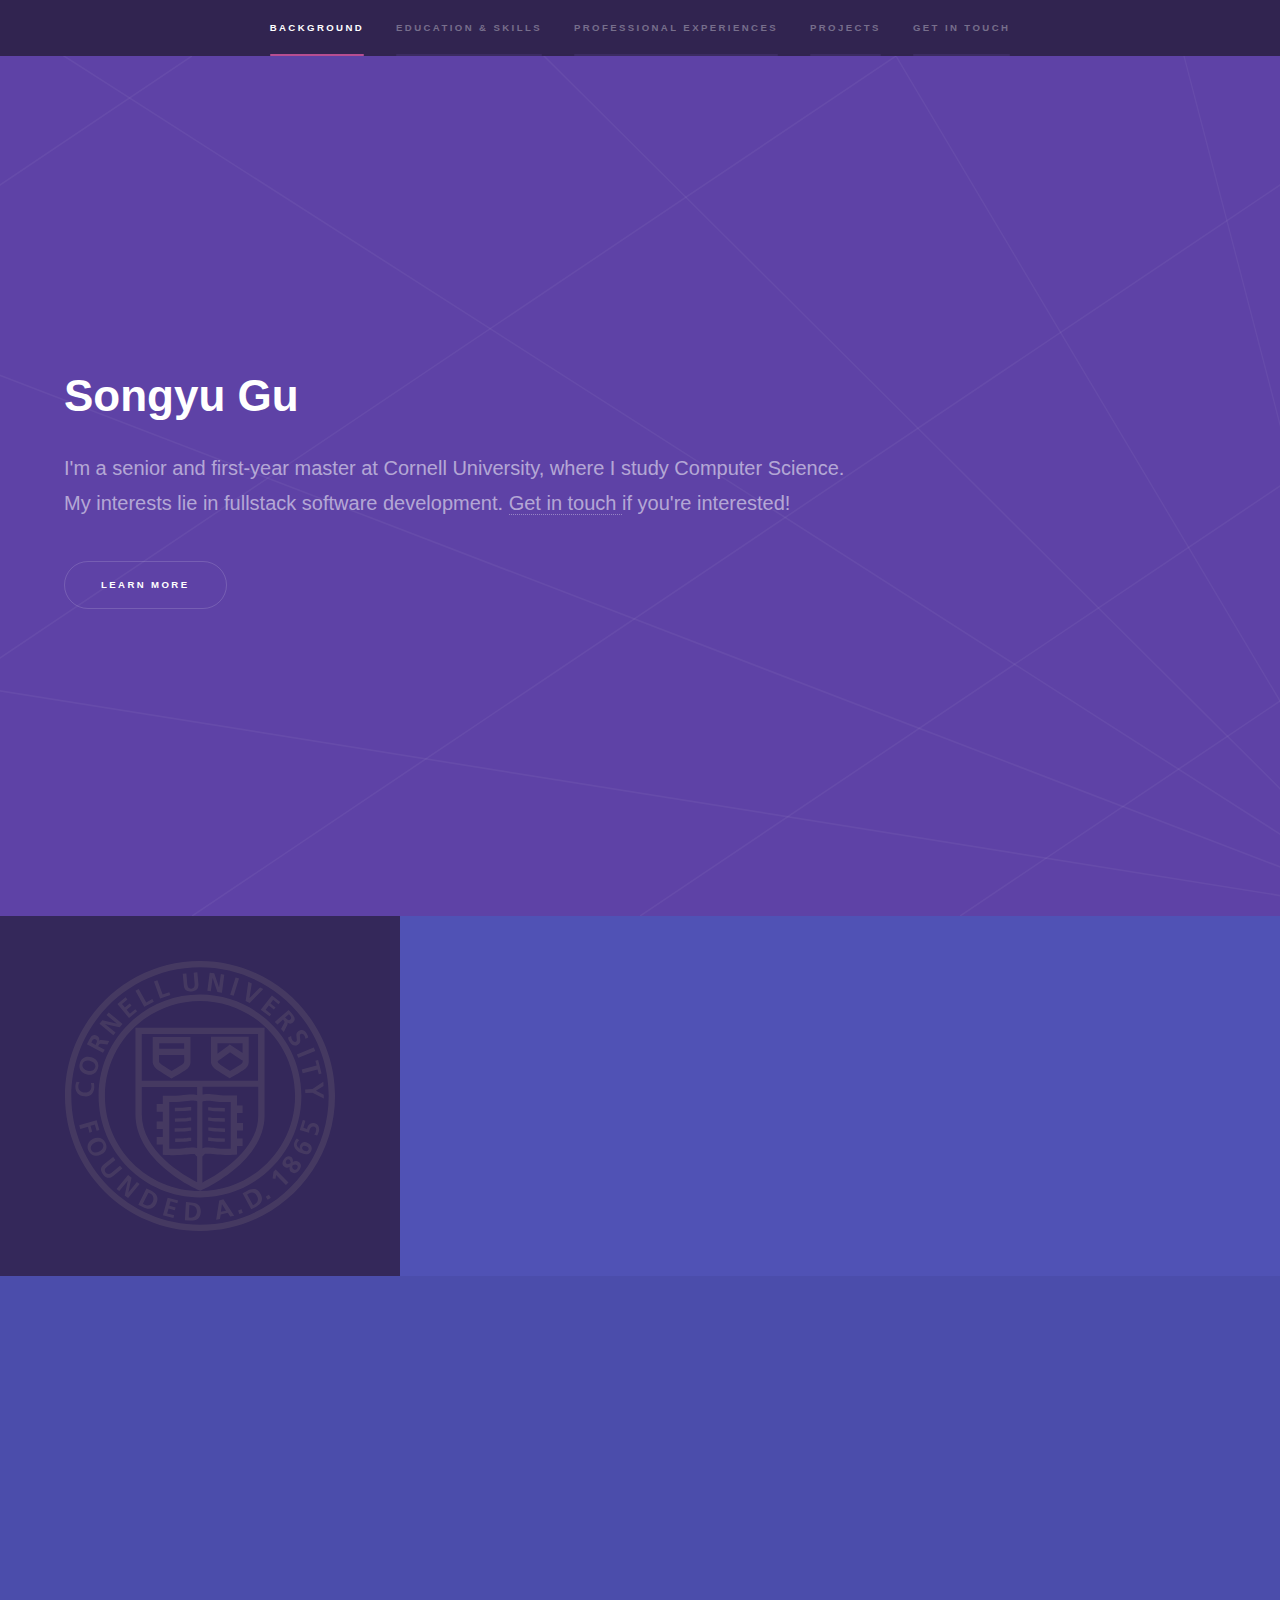
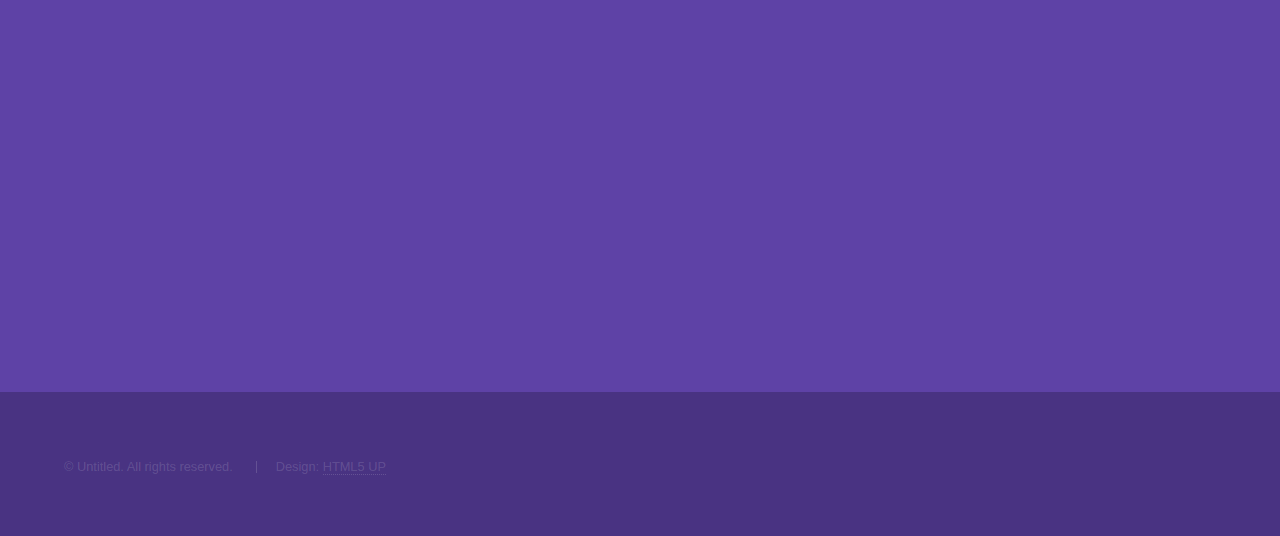
<file: index.html>
<!DOCTYPE HTML>
<!--
	Hyperspace by HTML5 UP
	html5up.net | @ajlkn
	Free for personal and commercial use under the CCA 3.0 license (html5up.net/license)
-->
<html>

<head>
	<title>Hyperspace by HTML5 UP</title>
	<meta charset="utf-8" />
	<style>
		.container {
			background-color: transparent;
			width: 80%;
			border-radius: 10px;
		}

		.skill {
			background-color: white;
			color: #5e42a6;
			padding: 1%;
			text-align: right;
			font-size: 15px;
			border-radius: 10px;
		}

		.python {
			width: 100%;
		}

		.java {
			width: 75%;
		}

		.javascript {
			width: 50%;
		}
	</style>
	<meta name="viewport" content="width=device-width, initial-scale=1, user-scalable=no" />
	<link rel="stylesheet" href="assets/css/main.css" />
	<noscript>
		<link rel="stylesheet" href="assets/css/noscript.css" />
	</noscript>
</head>

<body class="is-preload">

	<!-- Sidebar -->
	<section id="sidebar">
		<div class="inner">
			<nav>
				<ul>
					<li><a href="#intro">Background</a></li>
					<li><a href="#edu">Education & Skills</a></li>
					<li><a href="#exp">Professional Experiences</a></li>
					<li><a href="#prj">Projects</a></li>
					<li><a href="#con">Get in touch</a></li>
				</ul>
			</nav>
		</div>
	</section>

	<!-- Wrapper -->
	<div id="wrapper">

		<!-- Intro -->
		<section id="intro" class="wrapper style1 fullscreen fade-up">
			<div class="inner">
				<h1>Songyu Gu</h1>
				<p>I'm a senior and first-year master at Cornell University, where I study Computer Science.</a><br />
					My interests lie in fullstack software development. <a href="#con">Get in touch
					</a>if you're interested!</a></p>
				<ul class="actions">
					<li><a href="#edu" class="button scrolly">Learn more</a></li>
				</ul>
			</div>
		</section>

		<!-- Education -->
		<section id="edu" class="wrapper style2 spotlights">
			<section>
				<a href="#" class="image"><img src="images/cornell-logo@logotyp.us.svg" alt=""
						data-position="center center" /></a>
				<div class="content">
					<div class="inner">
						<h2>Cornell University</h2>
						<p><b>Bachelor of Science</b> in <b>Computer Science</b>, 2018 - 2022</a><br />
							<b>Master of Engineering </b>in <b>Computer Science</b>, 2022</a><br />
						</p>
						<!-- <ul class="actions">
							<li><a href="generic.html" class="button">Learn more</a></li>
						</ul> -->
					</div>
				</div>
			</section>
			<section>
				<!-- <a href="#" class="image"><img src="images/pic02.jpg" alt="" data-position="top center" /></a> -->
				<div class="content">
					<div class="inner">
						<h2>Programming Skills</h2>
						<h4>Python</h4>
						<div class="container">
							<div class="skill python">4+ years</div>
						</div>
						<h4>Java</h4>
						<div class="container">
							<div class="skill java">3+ years</div>
						</div>
						<h4>JavaScript</h4>
						<div class="container">
							<div class="skill javascript">2+ years</div>
						</div>
						<!-- <li>Most experienced with <b>Python, Java and JavaScript</b></li>
						<li>Some experience with SQL, R, OCaml, HTML, CSS</li>
						<li>Dabbled in Swift, C and Verilog</li> -->
						<!-- <li>Relevant Courses: OOP & Data Structures, Algorithms, ML, OS, CV, Cloud, Networks</li> -->
						<!-- <ul class="actions">
							<li><a href="generic.html" class="button">Learn more</a></li>
						</ul> -->
					</div>
				</div>
			</section>
			<!-- <section>
				<a href="#" class="image"><img src="images/pic03.jpg" alt="" data-position="25% 25%" /></a>
				<div class="content">
					<div class="inner">
						<h2>Ultricies aliquam</h2>
						<p>Phasellus convallis elit id ullamcorper pulvinar. Duis aliquam turpis mauris, eu ultricies erat malesuada
							quis. Aliquam dapibus.</p>
						<ul class="actions">
							<li><a href="generic.html" class="button">Learn more</a></li>
						</ul>
					</div>
				</div>
			</section> -->
		</section>

		<!-- Experiences -->
		<section id="exp" class="wrapper style3 fade-up">
			<div class="inner">
				<h2>Profesional Experiences</h2>
				<!-- <p>Phasellus convallis elit id ullamcorper pulvinar. Duis aliquam turpis mauris, eu ultricies erat malesuada
					quis. Aliquam dapibus, lacus eget hendrerit bibendum, urna est aliquam sem, sit amet imperdiet est velit quis
					lorem.</p> -->
				<div class="features">
					<section>
						<span class="icon solid major fa-code"></span>
						</span>
						<h3>Stripe</h3>
						<p>Incominng Software Engineering Intern.</p>
						<ul class="actions">
							<li><a href="stripe.html" class="button">Learn more</a></li>
						</ul>
					</section>
					<section>
						<span class="icon solid major fa-database"></span>
						<h3>Confluent</h3>
						<p>Software Engineering Intern.</p>
						<ul class="actions">
							<li><a href="confluent.html" class="button">Learn more</a></li>
						</ul>
					</section>
					<section>
						<span class="icon solid major fa-brain"></span>
						<h3>Machine Learning @ Cornell</h3>
						<p>Undergraduate Research Intern.</p>
						<ul class="actions">
							<li><a href="ml.html" class="button">Learn more</a></li>
						</ul>
					</section>
					<section>
						<span class="icon solid major fa-chalkboard-teacher"></span>
						<h3>Cornell Bowers CIS</h3>
						<p>Teaching Assistant for multiple CS courses.</p>
						<ul class="actions">
							<li><a href="ta.html" class="button">Learn more</a></li>
						</ul>
					</section>
					<!-- <section>
						<span class="icon solid major fa-desktop"></span>
						<h3>Veroeros quis lorem</h3>
						<p>Phasellus convallis elit id ullam corper amet et pulvinar. Duis aliquam turpis mauris, sed ultricies erat
							dapibus.</p>
					</section>
					<section>
						<span class="icon solid major fa-link"></span>
						<h3>Urna quis bibendum</h3>
						<p>Phasellus convallis elit id ullam corper amet et pulvinar. Duis aliquam turpis mauris, sed ultricies erat
							dapibus.</p>
					</section>
					<section>
						<span class="icon major fa-gem"></span>
						<h3>Aliquam urna dapibus</h3>
						<p>Phasellus convallis elit id ullam corper amet et pulvinar. Duis aliquam turpis mauris, sed ultricies erat
							dapibus.</p>
					</section> -->
				</div>
				<!-- <ul class="actions">
					<li><a href="generic.html" class="button">Learn more</a></li>
				</ul> -->
			</div>
		</section>

		<!-- Projects -->
		<section id="prj" class="wrapper style3 fade-up">
			<div class="inner">
				<h2>Projects</h2>
				<!-- <p>Phasellus convallis elit id ullamcorper pulvinar. Duis aliquam turpis mauris, eu ultricies erat malesuada
					quis. Aliquam dapibus, lacus eget hendrerit bibendum, urna est aliquam sem, sit amet imperdiet est velit quis
					lorem.</p> -->
				<div class="features">
					<section>
						<span class="icon solid major fa-mobile"></span>
						<h3>Infant Nuitrition Project - Mobile</h3>
						<p>Mobile developer for the Diaper App - monitor infant health through daily diaper data.</p>
						<ul class="actions">
							<li><a href="https://confluence.cornell.edu/display/INP/Infant+Nutrition+Project" target="_blank"
									class="button">Go to Details</a></li>
						</ul>
					</section>
					<section>
						<span class="icon solid major fa-code"></span>
						<h3>Review Board - Paper Trail</h3>
						<p>Django development.</a><br />
							Add report generation feature for the open-source project Review Board. </a>
						</p>
						<ul class="actions">
							<li><a href="https://reviewboard.notion.site/" target="_blank" class="button">Go to Details</a></li>
						</ul>
					</section>
					<section>
						<span class="icon solid major fa-brain"></span>
						<h3>Gomoku AI</h3>
						<p>High performance Minimax AI for Gomoku game with heuristic learning.</p>
						<ul class="actions">
							<li><a href="https://github.com/songyugu/GomokuAI" target="_blank" class="button">Go to Details</a></li>
						</ul>
					</section>
					<section>
						<span class="icon solid major fa-mobile-alt"></span>
						<h3>Scheduler App - iOS</h3>
						<p>iOS developer. </a><br>
							An event scheduling App. </a>
						</p>
						<ul class="actions">
							<li><a href="https://github.com/songyugu/daily-scheduler-ios" target="_blank" class="button">Go to
									Details</a></li>
						</ul>
					</section>

					<!-- <section>
						<span class="icon solid major fa-link"></span>
						<h3>Urna quis bibendum</h3>
						<p>Phasellus convallis elit id ullam corper amet et pulvinar. Duis aliquam turpis mauris, sed ultricies erat
							dapibus.</p>
					</section>
					<section>
						<span class="icon major fa-gem"></span>
						<h3>Aliquam urna dapibus</h3>
						<p>Phasellus convallis elit id ullam corper amet et pulvinar. Duis aliquam turpis mauris, sed ultricies erat
							dapibus.</p>
					</section> -->
				</div>
				<!-- <ul class="actions">
					<li><a href="generic.html" class="button">Learn more</a></li>
				</ul> -->
			</div>
		</section>

		<!-- Contact -->
		<section id="con" class="wrapper style1 fade-up">
			<div class="inner">
				<h2>Get in touch</h2>
				<p>I would love to talk with you! Feel free to send me an email and connect with me on LinkedIn.</p>

				<ul class="contact">
					<li>
						<h3>Address</h3>
						<span>
							Ithaca, NY 14850<br />
							USA</span>
					</li>
					<li>
						<h3>Email</h3>
						<a href="#">sg776@cornell.edu</a>
					</li>

					<li>
						<h3>Social</h3>
						<ul class="icons">

							<li><a href="https://www.facebook.com/songyu.gu.5/" class="icon brands fa-facebook-f"><span
										class="label">Facebook</span></a></li>
							<li><a href="https://github.com/songyugu" class="icon brands fa-github"><span
										class="label">GitHub</span></a></li>
						</ul>
					</li>
				</ul>

			</div>
		</section>

	</div>

	<!-- Footer -->
	<footer id="footer" class="wrapper style1-alt">
		<div class="inner">
			<ul class="menu">
				<li>&copy; Untitled. All rights reserved.</li>
				<li>Design: <a href="http://html5up.net">HTML5 UP</a></li>
			</ul>
		</div>
	</footer>

	<!-- Scripts -->
	<script src="assets/js/jquery.min.js"></script>
	<script src="assets/js/jquery.scrollex.min.js"></script>
	<script src="assets/js/jquery.scrolly.min.js"></script>
	<script src="assets/js/browser.min.js"></script>
	<script src="assets/js/breakpoints.min.js"></script>
	<script src="assets/js/util.js"></script>
	<script src="assets/js/main.js"></script>

</body>

</html>
</file>
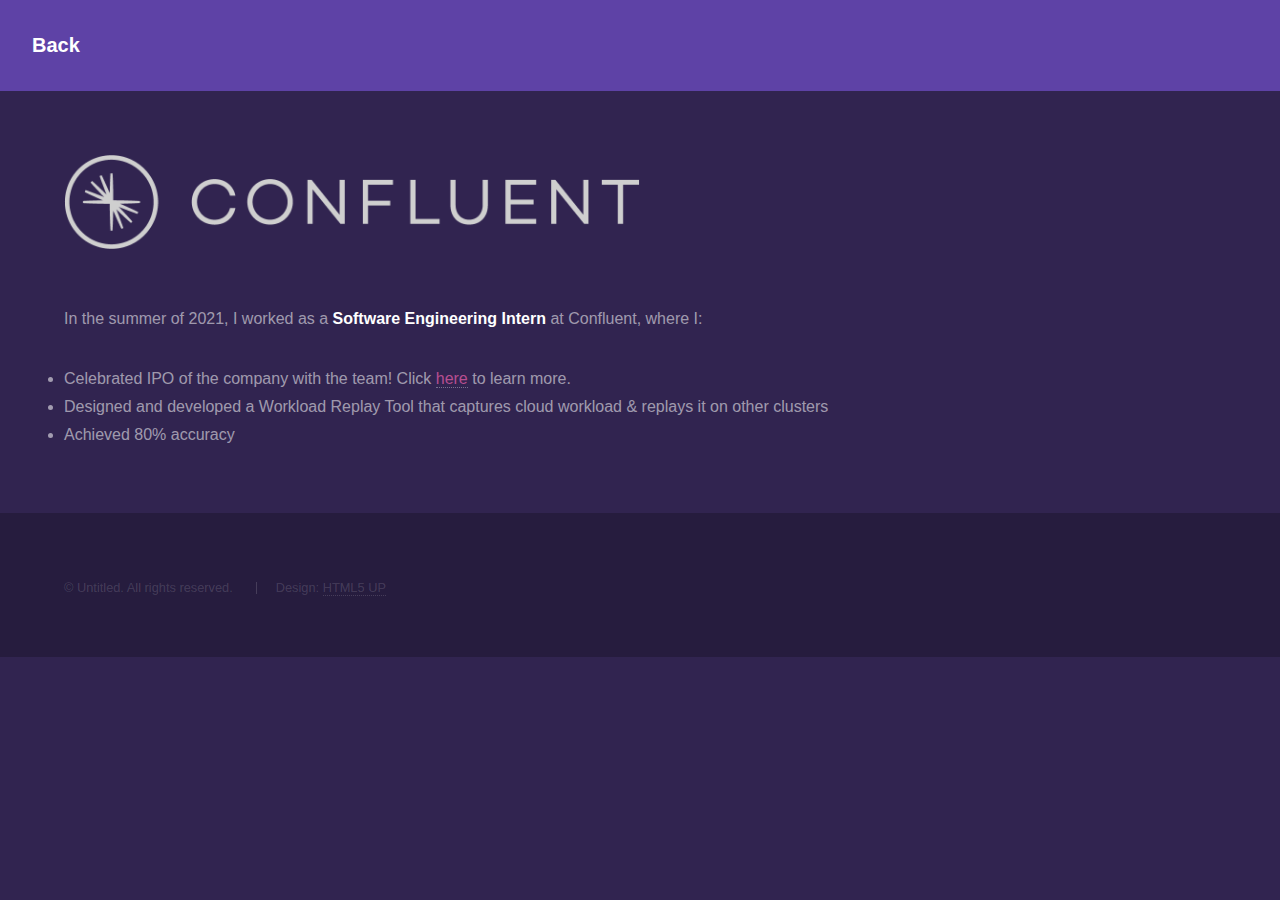
<file: confluent.html>
<!DOCTYPE HTML>
<!--
	Hyperspace by HTML5 UP
	html5up.net | @ajlkn
	Free for personal and commercial use under the CCA 3.0 license (html5up.net/license)
-->
<html>

<head>
  <title>Confluent Internship</title>
  <meta charset="utf-8" />
  <meta name="viewport" content="width=device-width, initial-scale=1, user-scalable=no" />
  <link rel="stylesheet" href="assets/css/main.css" />
  <noscript>
    <link rel="stylesheet" href="assets/css/noscript.css" />
  </noscript>
</head>

<body class="is-preload">

  <!-- Header -->
  <header id="header">
    <a href="index.html#exp" class="title">Back</a>
  </header>

  <!-- Wrapper -->
  <div id="wrapper">

    <!-- Main -->
    <section id="main" class="wrapper">
      <div class="inner">

        <h2 class="major"> <span class="image fit"><img src="images/Confluent_Logo.png" alt="logo"
              style="filter: grayscale(100%) invert(100%); max-width: 50%; max-height: 50%;" /></span> </h2>
        <!-- <span class="image fit"><img src="images/pic04.jpg" alt="" /></span> -->
        <p> In the summer of 2021, I worked as a <b>Software Engineering Intern</b> at Confluent, where I:
          <li>Celebrated IPO of the company with the team! Click <a
              href="https://www.confluent.io/blog/confluent-ipo-thank-you/" style="color: #b74e91;">here</a> to learn
            more.
          </li>
          <li>Designed and developed a Workload Replay Tool that captures cloud workload & replays it on other clusters
          </li>
          <li>Achieved 80% accuracy</li>
        </p>


      </div>
    </section>

  </div>

  <!-- Footer -->
  <footer id="footer" class="wrapper alt">
    <div class="inner">
      <ul class="menu">
        <li>&copy; Untitled. All rights reserved.</li>
        <li>Design: <a href="http://html5up.net">HTML5 UP</a></li>
      </ul>
    </div>
  </footer>

  <!-- Scripts -->
  <script src="assets/js/jquery.min.js"></script>
  <script src="assets/js/jquery.scrollex.min.js"></script>
  <script src="assets/js/jquery.scrolly.min.js"></script>
  <script src="assets/js/browser.min.js"></script>
  <script src="assets/js/breakpoints.min.js"></script>
  <script src="assets/js/util.js"></script>
  <script src="assets/js/main.js"></script>

</body>

</html>
</file>
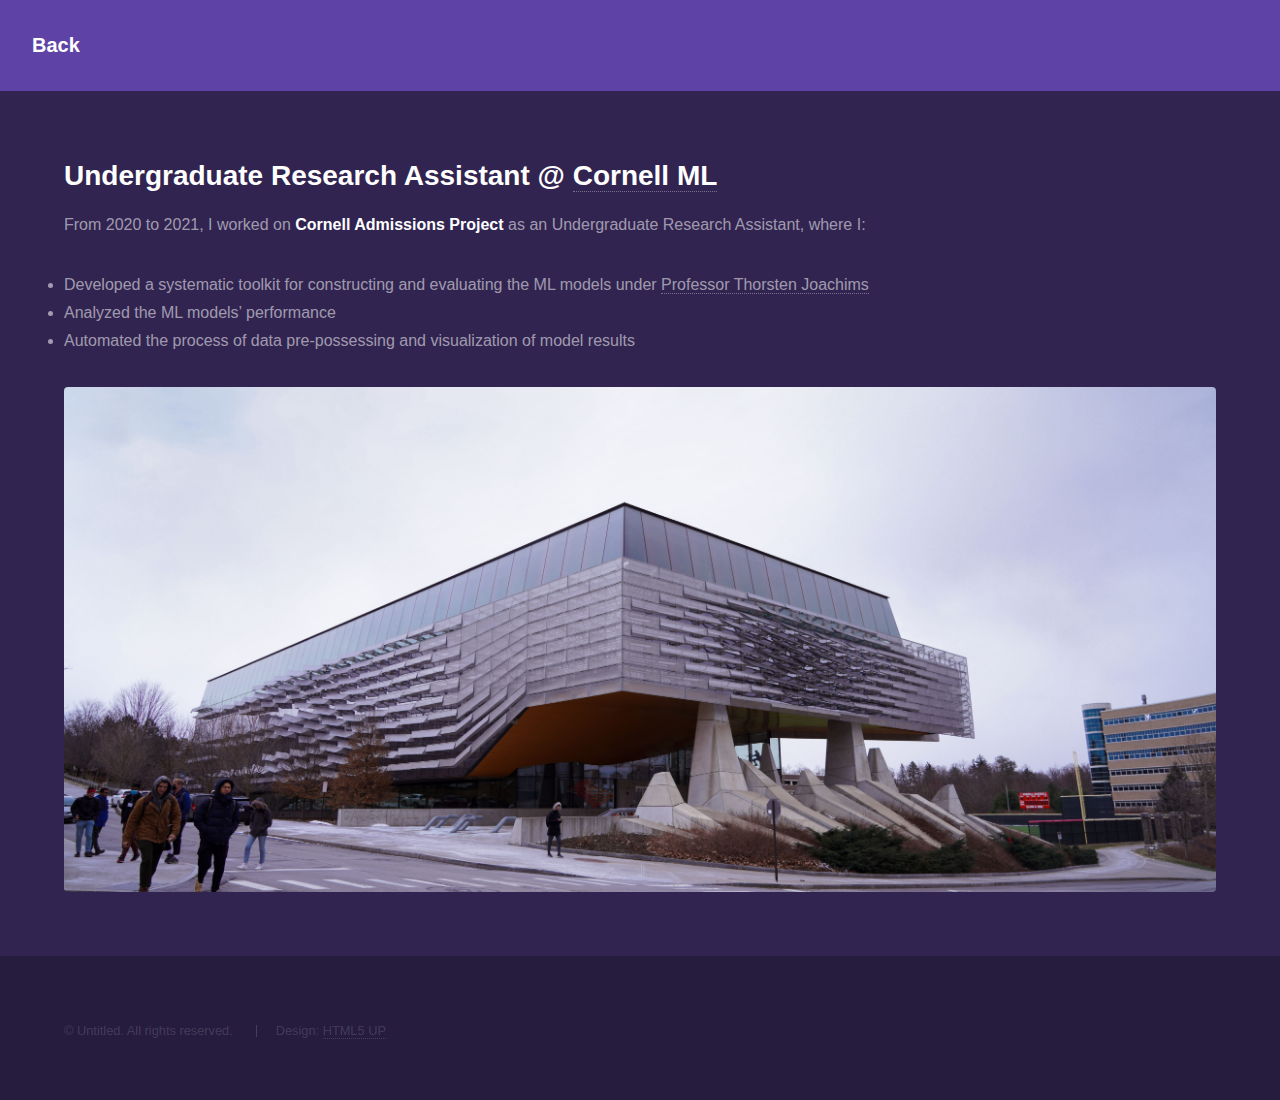
<file: ml.html>
<!DOCTYPE HTML>
<!--
	Hyperspace by HTML5 UP
	html5up.net | @ajlkn
	Free for personal and commercial use under the CCA 3.0 license (html5up.net/license)
-->
<html>

<head>
  <title>ML</title>
  <meta charset="utf-8" />
  <meta name="viewport" content="width=device-width, initial-scale=1, user-scalable=no" />
  <link rel="stylesheet" href="assets/css/main.css" />
  <noscript>
    <link rel="stylesheet" href="assets/css/noscript.css" />
  </noscript>
</head>

<body class="is-preload">

  <!-- Header -->
  <header id="header">
    <a href="index.html#exp" class="title">Back</a>
  </header>

  <!-- Wrapper -->
  <div id="wrapper">

    <!-- Main -->
    <section id="main" class="wrapper">
      <div class="inner">
        <h2 class="major">Undergraduate Research Assistant @ <a href="https://machinelearning.cis.cornell.edu/">Cornell
            ML</a></h2>
        <!-- <span class="image fit"><img src="images/pic04.jpg" alt="" /></span> -->
        <p> From 2020 to 2021, I worked on <b>Cornell Admissions Project</b> as an Undergraduate Research Assistant,
          where I:
          <li>Developed a systematic toolkit for constructing and evaluating the ML models under <a
              href="https://www.cs.cornell.edu/people/tj/">Professor Thorsten Joachims</a>
          </li>
          <li>Analyzed the ML models’ performance </li>
          <li>Automated the process of data pre-possessing and visualization of model results </li>

        </p>
        <span class="image fit"><img src="images/gates.jpg" alt="" /></span>

      </div>
    </section>

  </div>

  <!-- Footer -->
  <footer id="footer" class="wrapper alt">
    <div class="inner">
      <ul class="menu">
        <li>&copy; Untitled. All rights reserved.</li>
        <li>Design: <a href="http://html5up.net">HTML5 UP</a></li>
      </ul>
    </div>
  </footer>

  <!-- Scripts -->
  <script src="assets/js/jquery.min.js"></script>
  <script src="assets/js/jquery.scrollex.min.js"></script>
  <script src="assets/js/jquery.scrolly.min.js"></script>
  <script src="assets/js/browser.min.js"></script>
  <script src="assets/js/breakpoints.min.js"></script>
  <script src="assets/js/util.js"></script>
  <script src="assets/js/main.js"></script>

</body>

</html>
</file>
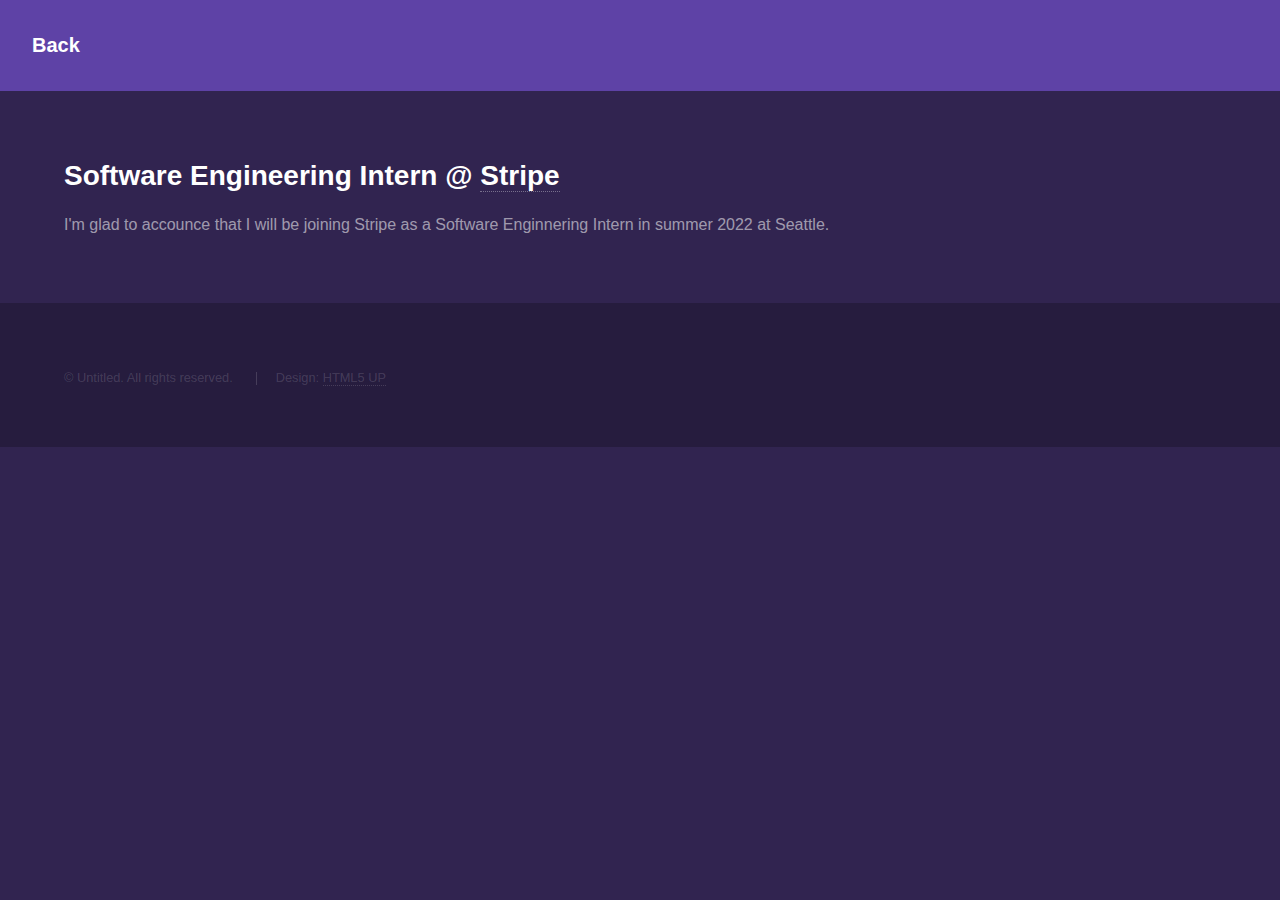
<file: stripe.html>
<!DOCTYPE HTML>
<!--
	Hyperspace by HTML5 UP
	html5up.net | @ajlkn
	Free for personal and commercial use under the CCA 3.0 license (html5up.net/license)
-->
<html>

<head>
  <title>Stripe Internship</title>
  <meta charset="utf-8" />
  <meta name="viewport" content="width=device-width, initial-scale=1, user-scalable=no" />
  <link rel="stylesheet" href="assets/css/main.css" />
  <noscript>
    <link rel="stylesheet" href="assets/css/noscript.css" />
  </noscript>
</head>

<body class="is-preload">

  <!-- Header -->
  <header id="header">
    <a href="index.html#exp" class="title">Back</a>
  </header>

  <!-- Wrapper -->
  <div id="wrapper">

    <!-- Main -->
    <section id="main" class="wrapper">
      <div class="inner">
        <h2 class="major">Software Engineering Intern @ <a href="https://stripe.com/">Stripe</a></h2>
        <!-- <span class="image fit"><img src="images/pic04.jpg" alt="" /></span> -->
        <p>I'm glad to accounce that I will be joining Stripe as a Software Enginnering Intern in summer 2022 at
          Seattle.</p>
      </div>
    </section>

  </div>

  <!-- Footer -->
  <footer id="footer" class="wrapper alt">
    <div class="inner">
      <ul class="menu">
        <li>&copy; Untitled. All rights reserved.</li>
        <li>Design: <a href="http://html5up.net">HTML5 UP</a></li>
      </ul>
    </div>
  </footer>

  <!-- Scripts -->
  <script src="assets/js/jquery.min.js"></script>
  <script src="assets/js/jquery.scrollex.min.js"></script>
  <script src="assets/js/jquery.scrolly.min.js"></script>
  <script src="assets/js/browser.min.js"></script>
  <script src="assets/js/breakpoints.min.js"></script>
  <script src="assets/js/util.js"></script>
  <script src="assets/js/main.js"></script>

</body>

</html>
</file>
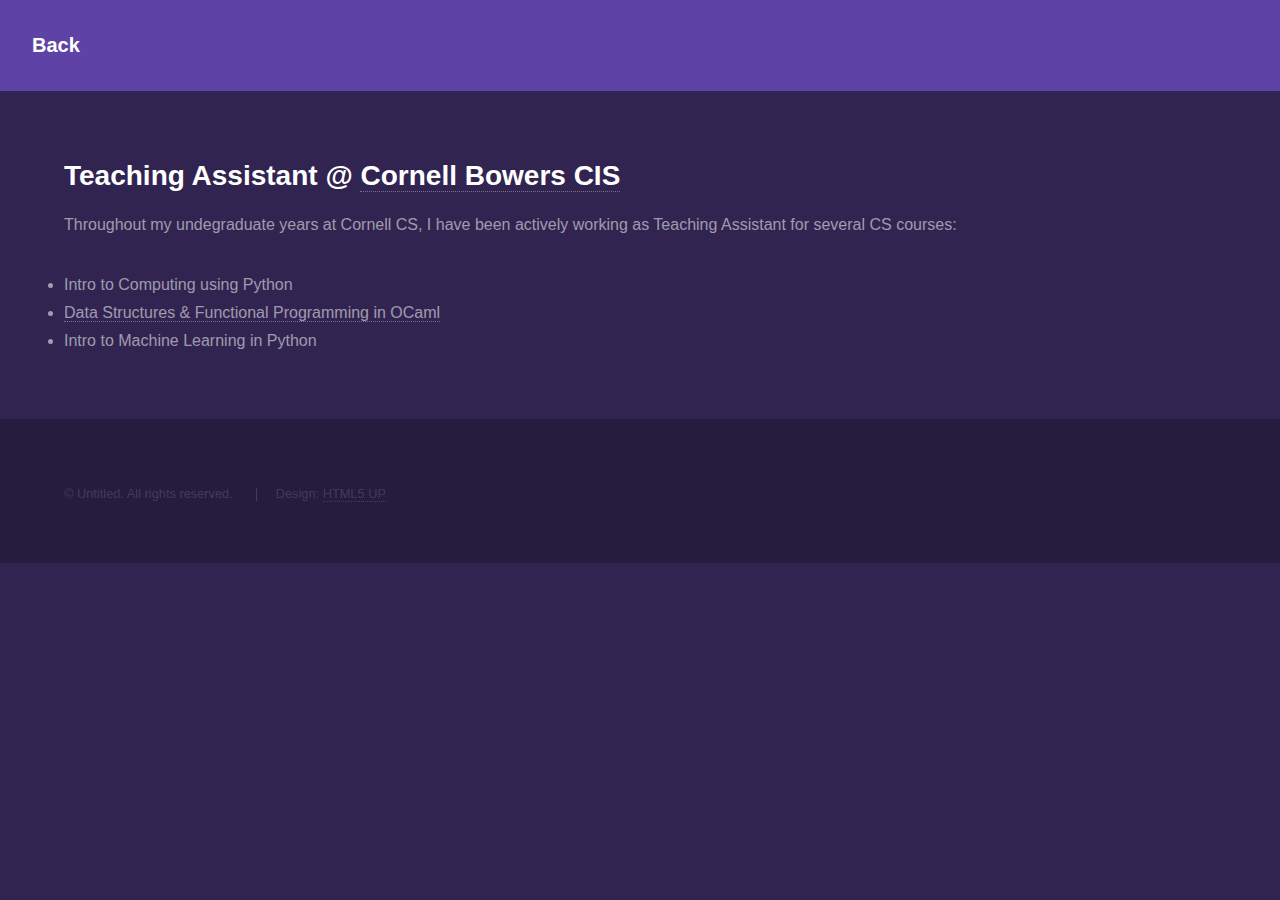
<file: ta.html>
<!DOCTYPE HTML>
<!--
	Hyperspace by HTML5 UP
	html5up.net | @ajlkn
	Free for personal and commercial use under the CCA 3.0 license (html5up.net/license)
-->
<html>

<head>
  <title>TA</title>
  <meta charset="utf-8" />
  <meta name="viewport" content="width=device-width, initial-scale=1, user-scalable=no" />
  <link rel="stylesheet" href="assets/css/main.css" />
  <noscript>
    <link rel="stylesheet" href="assets/css/noscript.css" />
  </noscript>
</head>

<body class="is-preload">

  <!-- Header -->
  <header id="header">
    <a href="index.html#exp" class="title">Back</a>
  </header>
  <!-- Wrapper -->
  <div id="wrapper">

    <!-- Main -->
    <section id="main" class="wrapper">
      <div class="inner">
        <h2 class="major">Teaching Assistant @ <a href="https://www.cs.cornell.edu/">Cornell Bowers CIS</a></h2>
        <!-- <span class="image fit"><img src="images/pic04.jpg" alt="" /></span> -->
        <p> Throughout my undegraduate years at Cornell CS, I have been actively working as Teaching Assistant for
          several CS courses:
          <li>Intro to Computing using Python</li>
          <li><a href="http://www.cs.cornell.edu/courses/cs3110/2020sp/staff.html">Data Structures & Functional
              Programming in OCaml</a></li>
          <li>Intro to Machine Learning in Python</li>

        </p>

      </div>
    </section>

  </div>

  <!-- Footer -->
  <footer id="footer" class="wrapper alt">
    <div class="inner">
      <ul class="menu">
        <li>&copy; Untitled. All rights reserved.</li>
        <li>Design: <a href="http://html5up.net">HTML5 UP</a></li>
      </ul>
    </div>
  </footer>

  <!-- Scripts -->
  <script src="assets/js/jquery.min.js"></script>
  <script src="assets/js/jquery.scrollex.min.js"></script>
  <script src="assets/js/jquery.scrolly.min.js"></script>
  <script src="assets/js/browser.min.js"></script>
  <script src="assets/js/breakpoints.min.js"></script>
  <script src="assets/js/util.js"></script>
  <script src="assets/js/main.js"></script>

</body>

</html>
</file>
<file: assets/css/noscript.css>
/*
	Hyperspace by HTML5 UP
	html5up.net | @ajlkn
	Free for personal and commercial use under the CCA 3.0 license (html5up.net/license)
*/

/* Spotlights */

	.spotlights > section > .image:before {
		opacity: 0 !important;
	}

	.spotlights > section > .content > .inner {
		-moz-transform: none !important;
		-webkit-transform: none !important;
		-ms-transform: none !important;
		transform: none !important;
		opacity: 1 !important;
	}

/* Wrapper */

	.wrapper > .inner {
		opacity: 1 !important;
		-moz-transform: none !important;
		-webkit-transform: none !important;
		-ms-transform: none !important;
		transform: none !important;
	}

/* Sidebar */

	#sidebar > .inner {
		opacity: 1 !important;
	}

	#sidebar nav > ul > li {
		-moz-transform: none !important;
		-webkit-transform: none !important;
		-ms-transform: none !important;
		transform: none !important;
		opacity: 1 !important;
	}
</file>
<file: assets/css/main.css>
@import url(fontawesome-all.min.css);

/*
	Hyperspace by HTML5 UP
	html5up.net | @ajlkn
	Free for personal and commercial use under the CCA 3.0 license (html5up.net/license)
*/

html, body, div, span, applet, object,
iframe, h1, h2, h3, h4, h5, h6, p, blockquote,
pre, a, abbr, acronym, address, big, cite,
code, del, dfn, em, img, ins, kbd, q, s, samp,
small, strike, strong, sub, sup, tt, var, b,
u, i, center, dl, dt, dd, ol, ul, li, fieldset,
form, label, legend, table, caption, tbody,
tfoot, thead, tr, th, td, article, aside,
canvas, details, embed, figure, figcaption,
footer, header, hgroup, menu, nav, output, ruby,
section, summary, time, mark, audio, video {
	margin: 0;
	padding: 0;
	border: 0;
	font-size: 100%;
	font: inherit;
	vertical-align: baseline;}

article, aside, details, figcaption, figure,
footer, header, hgroup, menu, nav, section {
	display: block;}

body {
	line-height: 1;
}

ol, ul {
	list-style: none;
}

blockquote, q {
	quotes: none;
}

	blockquote:before, blockquote:after, q:before, q:after {
		content: '';
		content: none;
	}

table {
	border-collapse: collapse;
	border-spacing: 0;
}

body {
	-webkit-text-size-adjust: none;
}

mark {
	background-color: transparent;
	color: inherit;
}

input::-moz-focus-inner {
	border: 0;
	padding: 0;
}

input, select, textarea {
	-moz-appearance: none;
	-webkit-appearance: none;
	-ms-appearance: none;
	appearance: none;
}

/* Basic */

	@-ms-viewport {
		width: device-width;
	}

	body {
		-ms-overflow-style: scrollbar;
	}

	@media screen and (max-width: 480px) {

		html, body {
			min-width: 320px;
		}

	}

	html {
		box-sizing: border-box;
	}

	*, *:before, *:after {
		box-sizing: inherit;
	}

	body {
		background: #312450;
	}

		body.is-preload *, body.is-preload *:before, body.is-preload *:after {
			-moz-animation: none !important;
			-webkit-animation: none !important;
			-ms-animation: none !important;
			animation: none !important;
			-moz-transition: none !important;
			-webkit-transition: none !important;
			-ms-transition: none !important;
			transition: none !important;
		}

/* Type */

	body, input, select, textarea {
		color: rgba(255, 255, 255, 0.55);
		font-family: Arial, Helvetica, sans-serif;
		font-size: 16.5pt;
		font-weight: normal;
		line-height: 1.75;
	}

		@media screen and (max-width: 1680px) {

			body, input, select, textarea {
				font-size: 13pt;
			}

		}

		@media screen and (max-width: 1280px) {

			body, input, select, textarea {
				font-size: 12pt;
			}

		}

		@media screen and (max-width: 360px) {

			body, input, select, textarea {
				font-size: 11pt;
			}

		}

	a {
		-moz-transition: color 0.2s ease, border-bottom-color 0.2s ease;
		-webkit-transition: color 0.2s ease, border-bottom-color 0.2s ease;
		-ms-transition: color 0.2s ease, border-bottom-color 0.2s ease;
		transition: color 0.2s ease, border-bottom-color 0.2s ease;
		border-bottom: dotted 1px rgba(255, 255, 255, 0.35);
		color: inherit;
		text-decoration: none;
	}

		a:hover {
			border-bottom-color: transparent;
			color: #ffffff;
		}

	strong, b {
		color: #ffffff;
		font-weight: bold;
	}

	em, i {
		font-style: italic;
	}

	p {
		margin: 0 0 2em 0;
	}

	h1, h2, h3, h4, h5, h6 {
		color: #ffffff;
		font-weight: bold;
		line-height: 1.5;
		margin: 0 0 0.5em 0;
	}

		h1 a, h2 a, h3 a, h4 a, h5 a, h6 a {
			color: inherit;
			text-decoration: none;
		}

	h1 {
		font-size: 2.75em;
	}

		h1.major {
			margin: 0 0 1.3em 0;
			position: relative;
			padding-bottom: 0.35em;
		}

			h1.major:after {
				background-image: -moz-linear-gradient(to right, #5e42a6, #b74e91);
				background-image: -webkit-linear-gradient(to right, #5e42a6, #b74e91);
				background-image: -ms-linear-gradient(to right, #5e42a6, #b74e91);
				background-image: linear-gradient(to right, #5e42a6, #b74e91);
				-moz-transition: max-width 0.2s ease;
				-webkit-transition: max-width 0.2s ease;
				-ms-transition: max-width 0.2s ease;
				transition: max-width 0.2s ease;
				border-radius: 0.2em;
				bottom: 0;
				content: '';
				height: 0.05em;
				position: absolute;
				right: 0;
				width: 100%;
			}

	h2 {
		font-size: 1.75em;
	}

	h3 {
		font-size: 1.1em;
	}

	h4 {
		font-size: 1em;
	}

	h5 {
		font-size: 0.8em;
	}

	h6 {
		font-size: 0.6em;
	}

	@media screen and (max-width: 736px) {

		h1 {
			font-size: 2em;
		}

		h2 {
			font-size: 1.25em;
		}

		h3 {
			font-size: 1em;
		}

		h4 {
			font-size: 0.8em;
		}

		h5 {
			font-size: 0.6em;
		}

		h6 {
			font-size: 0.6em;
		}

	}

	sub {
		font-size: 0.8em;
		position: relative;
		top: 0.5em;
	}

	sup {
		font-size: 0.8em;
		position: relative;
		top: -0.5em;
	}

	blockquote {
		border-left: solid 4px rgba(255, 255, 255, 0.15);
		font-style: italic;
		margin: 0 0 2em 0;
		padding: 0.5em 0 0.5em 2em;
	}

	code {
		background: rgba(255, 255, 255, 0.05);
		border-radius: 0.25em;
		border: solid 1px rgba(255, 255, 255, 0.15);
		font-family: "Courier New", monospace;
		font-size: 0.9em;
		margin: 0 0.25em;
		padding: 0.25em 0.65em;
	}

	pre {
		-webkit-overflow-scrolling: touch;
		font-family: "Courier New", monospace;
		font-size: 0.9em;
		margin: 0 0 2em 0;
	}

		pre code {
			display: block;
			line-height: 1.75em;
			padding: 1em 1.5em;
			overflow-x: auto;
		}

	hr {
		border: 0;
		border-bottom: solid 1px rgba(255, 255, 255, 0.15);
		margin: 2em 0;
	}

		hr.major {
			margin: 3em 0;
		}

	.align-left {
		text-align: left;
	}

	.align-center {
		text-align: center;
	}

	.align-right {
		text-align: right;
	}

/* Row */

	.row {
		display: flex;
		flex-wrap: wrap;
		box-sizing: border-box;
		align-items: stretch;
	}

		.row > * {
			box-sizing: border-box;
		}

		.row.gtr-uniform > * > :last-child {
			margin-bottom: 0;
		}

		.row.aln-left {
			justify-content: flex-start;
		}

		.row.aln-center {
			justify-content: center;
		}

		.row.aln-right {
			justify-content: flex-end;
		}

		.row.aln-top {
			align-items: flex-start;
		}

		.row.aln-middle {
			align-items: center;
		}

		.row.aln-bottom {
			align-items: flex-end;
		}

		.row > .imp {
			order: -1;
		}

		.row > .col-1 {
			width: 8.33333%;
		}

		.row > .off-1 {
			margin-left: 8.33333%;
		}

		.row > .col-2 {
			width: 16.66667%;
		}

		.row > .off-2 {
			margin-left: 16.66667%;
		}

		.row > .col-3 {
			width: 25%;
		}

		.row > .off-3 {
			margin-left: 25%;
		}

		.row > .col-4 {
			width: 33.33333%;
		}

		.row > .off-4 {
			margin-left: 33.33333%;
		}

		.row > .col-5 {
			width: 41.66667%;
		}

		.row > .off-5 {
			margin-left: 41.66667%;
		}

		.row > .col-6 {
			width: 50%;
		}

		.row > .off-6 {
			margin-left: 50%;
		}

		.row > .col-7 {
			width: 58.33333%;
		}

		.row > .off-7 {
			margin-left: 58.33333%;
		}

		.row > .col-8 {
			width: 66.66667%;
		}

		.row > .off-8 {
			margin-left: 66.66667%;
		}

		.row > .col-9 {
			width: 75%;
		}

		.row > .off-9 {
			margin-left: 75%;
		}

		.row > .col-10 {
			width: 83.33333%;
		}

		.row > .off-10 {
			margin-left: 83.33333%;
		}

		.row > .col-11 {
			width: 91.66667%;
		}

		.row > .off-11 {
			margin-left: 91.66667%;
		}

		.row > .col-12 {
			width: 100%;
		}

		.row > .off-12 {
			margin-left: 100%;
		}

		.row.gtr-0 {
			margin-top: 0;
			margin-left: 0em;
		}

			.row.gtr-0 > * {
				padding: 0 0 0 0em;
			}

			.row.gtr-0.gtr-uniform {
				margin-top: 0em;
			}

				.row.gtr-0.gtr-uniform > * {
					padding-top: 0em;
				}

		.row.gtr-25 {
			margin-top: 0;
			margin-left: -0.375em;
		}

			.row.gtr-25 > * {
				padding: 0 0 0 0.375em;
			}

			.row.gtr-25.gtr-uniform {
				margin-top: -0.375em;
			}

				.row.gtr-25.gtr-uniform > * {
					padding-top: 0.375em;
				}

		.row.gtr-50 {
			margin-top: 0;
			margin-left: -0.75em;
		}

			.row.gtr-50 > * {
				padding: 0 0 0 0.75em;
			}

			.row.gtr-50.gtr-uniform {
				margin-top: -0.75em;
			}

				.row.gtr-50.gtr-uniform > * {
					padding-top: 0.75em;
				}

		.row {
			margin-top: 0;
			margin-left: -1.5em;
		}

			.row > * {
				padding: 0 0 0 1.5em;
			}

			.row.gtr-uniform {
				margin-top: -1.5em;
			}

				.row.gtr-uniform > * {
					padding-top: 1.5em;
				}

		.row.gtr-150 {
			margin-top: 0;
			margin-left: -2.25em;
		}

			.row.gtr-150 > * {
				padding: 0 0 0 2.25em;
			}

			.row.gtr-150.gtr-uniform {
				margin-top: -2.25em;
			}

				.row.gtr-150.gtr-uniform > * {
					padding-top: 2.25em;
				}

		.row.gtr-200 {
			margin-top: 0;
			margin-left: -3em;
		}

			.row.gtr-200 > * {
				padding: 0 0 0 3em;
			}

			.row.gtr-200.gtr-uniform {
				margin-top: -3em;
			}

				.row.gtr-200.gtr-uniform > * {
					padding-top: 3em;
				}

		@media screen and (max-width: 1680px) {

			.row {
				display: flex;
				flex-wrap: wrap;
				box-sizing: border-box;
				align-items: stretch;
			}

				.row > * {
					box-sizing: border-box;
				}

				.row.gtr-uniform > * > :last-child {
					margin-bottom: 0;
				}

				.row.aln-left {
					justify-content: flex-start;
				}

				.row.aln-center {
					justify-content: center;
				}

				.row.aln-right {
					justify-content: flex-end;
				}

				.row.aln-top {
					align-items: flex-start;
				}

				.row.aln-middle {
					align-items: center;
				}

				.row.aln-bottom {
					align-items: flex-end;
				}

				.row > .imp-xlarge {
					order: -1;
				}

				.row > .col-1-xlarge {
					width: 8.33333%;
				}

				.row > .off-1-xlarge {
					margin-left: 8.33333%;
				}

				.row > .col-2-xlarge {
					width: 16.66667%;
				}

				.row > .off-2-xlarge {
					margin-left: 16.66667%;
				}

				.row > .col-3-xlarge {
					width: 25%;
				}

				.row > .off-3-xlarge {
					margin-left: 25%;
				}

				.row > .col-4-xlarge {
					width: 33.33333%;
				}

				.row > .off-4-xlarge {
					margin-left: 33.33333%;
				}

				.row > .col-5-xlarge {
					width: 41.66667%;
				}

				.row > .off-5-xlarge {
					margin-left: 41.66667%;
				}

				.row > .col-6-xlarge {
					width: 50%;
				}

				.row > .off-6-xlarge {
					margin-left: 50%;
				}

				.row > .col-7-xlarge {
					width: 58.33333%;
				}

				.row > .off-7-xlarge {
					margin-left: 58.33333%;
				}

				.row > .col-8-xlarge {
					width: 66.66667%;
				}

				.row > .off-8-xlarge {
					margin-left: 66.66667%;
				}

				.row > .col-9-xlarge {
					width: 75%;
				}

				.row > .off-9-xlarge {
					margin-left: 75%;
				}

				.row > .col-10-xlarge {
					width: 83.33333%;
				}

				.row > .off-10-xlarge {
					margin-left: 83.33333%;
				}

				.row > .col-11-xlarge {
					width: 91.66667%;
				}

				.row > .off-11-xlarge {
					margin-left: 91.66667%;
				}

				.row > .col-12-xlarge {
					width: 100%;
				}

				.row > .off-12-xlarge {
					margin-left: 100%;
				}

				.row.gtr-0 {
					margin-top: 0;
					margin-left: 0em;
				}

					.row.gtr-0 > * {
						padding: 0 0 0 0em;
					}

					.row.gtr-0.gtr-uniform {
						margin-top: 0em;
					}

						.row.gtr-0.gtr-uniform > * {
							padding-top: 0em;
						}

				.row.gtr-25 {
					margin-top: 0;
					margin-left: -0.375em;
				}

					.row.gtr-25 > * {
						padding: 0 0 0 0.375em;
					}

					.row.gtr-25.gtr-uniform {
						margin-top: -0.375em;
					}

						.row.gtr-25.gtr-uniform > * {
							padding-top: 0.375em;
						}

				.row.gtr-50 {
					margin-top: 0;
					margin-left: -0.75em;
				}

					.row.gtr-50 > * {
						padding: 0 0 0 0.75em;
					}

					.row.gtr-50.gtr-uniform {
						margin-top: -0.75em;
					}

						.row.gtr-50.gtr-uniform > * {
							padding-top: 0.75em;
						}

				.row {
					margin-top: 0;
					margin-left: -1.5em;
				}

					.row > * {
						padding: 0 0 0 1.5em;
					}

					.row.gtr-uniform {
						margin-top: -1.5em;
					}

						.row.gtr-uniform > * {
							padding-top: 1.5em;
						}

				.row.gtr-150 {
					margin-top: 0;
					margin-left: -2.25em;
				}

					.row.gtr-150 > * {
						padding: 0 0 0 2.25em;
					}

					.row.gtr-150.gtr-uniform {
						margin-top: -2.25em;
					}

						.row.gtr-150.gtr-uniform > * {
							padding-top: 2.25em;
						}

				.row.gtr-200 {
					margin-top: 0;
					margin-left: -3em;
				}

					.row.gtr-200 > * {
						padding: 0 0 0 3em;
					}

					.row.gtr-200.gtr-uniform {
						margin-top: -3em;
					}

						.row.gtr-200.gtr-uniform > * {
							padding-top: 3em;
						}

		}

		@media screen and (max-width: 1280px) {

			.row {
				display: flex;
				flex-wrap: wrap;
				box-sizing: border-box;
				align-items: stretch;
			}

				.row > * {
					box-sizing: border-box;
				}

				.row.gtr-uniform > * > :last-child {
					margin-bottom: 0;
				}

				.row.aln-left {
					justify-content: flex-start;
				}

				.row.aln-center {
					justify-content: center;
				}

				.row.aln-right {
					justify-content: flex-end;
				}

				.row.aln-top {
					align-items: flex-start;
				}

				.row.aln-middle {
					align-items: center;
				}

				.row.aln-bottom {
					align-items: flex-end;
				}

				.row > .imp-large {
					order: -1;
				}

				.row > .col-1-large {
					width: 8.33333%;
				}

				.row > .off-1-large {
					margin-left: 8.33333%;
				}

				.row > .col-2-large {
					width: 16.66667%;
				}

				.row > .off-2-large {
					margin-left: 16.66667%;
				}

				.row > .col-3-large {
					width: 25%;
				}

				.row > .off-3-large {
					margin-left: 25%;
				}

				.row > .col-4-large {
					width: 33.33333%;
				}

				.row > .off-4-large {
					margin-left: 33.33333%;
				}

				.row > .col-5-large {
					width: 41.66667%;
				}

				.row > .off-5-large {
					margin-left: 41.66667%;
				}

				.row > .col-6-large {
					width: 50%;
				}

				.row > .off-6-large {
					margin-left: 50%;
				}

				.row > .col-7-large {
					width: 58.33333%;
				}

				.row > .off-7-large {
					margin-left: 58.33333%;
				}

				.row > .col-8-large {
					width: 66.66667%;
				}

				.row > .off-8-large {
					margin-left: 66.66667%;
				}

				.row > .col-9-large {
					width: 75%;
				}

				.row > .off-9-large {
					margin-left: 75%;
				}

				.row > .col-10-large {
					width: 83.33333%;
				}

				.row > .off-10-large {
					margin-left: 83.33333%;
				}

				.row > .col-11-large {
					width: 91.66667%;
				}

				.row > .off-11-large {
					margin-left: 91.66667%;
				}

				.row > .col-12-large {
					width: 100%;
				}

				.row > .off-12-large {
					margin-left: 100%;
				}

				.row.gtr-0 {
					margin-top: 0;
					margin-left: 0em;
				}

					.row.gtr-0 > * {
						padding: 0 0 0 0em;
					}

					.row.gtr-0.gtr-uniform {
						margin-top: 0em;
					}

						.row.gtr-0.gtr-uniform > * {
							padding-top: 0em;
						}

				.row.gtr-25 {
					margin-top: 0;
					margin-left: -0.375em;
				}

					.row.gtr-25 > * {
						padding: 0 0 0 0.375em;
					}

					.row.gtr-25.gtr-uniform {
						margin-top: -0.375em;
					}

						.row.gtr-25.gtr-uniform > * {
							padding-top: 0.375em;
						}

				.row.gtr-50 {
					margin-top: 0;
					margin-left: -0.75em;
				}

					.row.gtr-50 > * {
						padding: 0 0 0 0.75em;
					}

					.row.gtr-50.gtr-uniform {
						margin-top: -0.75em;
					}

						.row.gtr-50.gtr-uniform > * {
							padding-top: 0.75em;
						}

				.row {
					margin-top: 0;
					margin-left: -1.5em;
				}

					.row > * {
						padding: 0 0 0 1.5em;
					}

					.row.gtr-uniform {
						margin-top: -1.5em;
					}

						.row.gtr-uniform > * {
							padding-top: 1.5em;
						}

				.row.gtr-150 {
					margin-top: 0;
					margin-left: -2.25em;
				}

					.row.gtr-150 > * {
						padding: 0 0 0 2.25em;
					}

					.row.gtr-150.gtr-uniform {
						margin-top: -2.25em;
					}

						.row.gtr-150.gtr-uniform > * {
							padding-top: 2.25em;
						}

				.row.gtr-200 {
					margin-top: 0;
					margin-left: -3em;
				}

					.row.gtr-200 > * {
						padding: 0 0 0 3em;
					}

					.row.gtr-200.gtr-uniform {
						margin-top: -3em;
					}

						.row.gtr-200.gtr-uniform > * {
							padding-top: 3em;
						}

		}

		@media screen and (max-width: 980px) {

			.row {
				display: flex;
				flex-wrap: wrap;
				box-sizing: border-box;
				align-items: stretch;
			}

				.row > * {
					box-sizing: border-box;
				}

				.row.gtr-uniform > * > :last-child {
					margin-bottom: 0;
				}

				.row.aln-left {
					justify-content: flex-start;
				}

				.row.aln-center {
					justify-content: center;
				}

				.row.aln-right {
					justify-content: flex-end;
				}

				.row.aln-top {
					align-items: flex-start;
				}

				.row.aln-middle {
					align-items: center;
				}

				.row.aln-bottom {
					align-items: flex-end;
				}

				.row > .imp-medium {
					order: -1;
				}

				.row > .col-1-medium {
					width: 8.33333%;
				}

				.row > .off-1-medium {
					margin-left: 8.33333%;
				}

				.row > .col-2-medium {
					width: 16.66667%;
				}

				.row > .off-2-medium {
					margin-left: 16.66667%;
				}

				.row > .col-3-medium {
					width: 25%;
				}

				.row > .off-3-medium {
					margin-left: 25%;
				}

				.row > .col-4-medium {
					width: 33.33333%;
				}

				.row > .off-4-medium {
					margin-left: 33.33333%;
				}

				.row > .col-5-medium {
					width: 41.66667%;
				}

				.row > .off-5-medium {
					margin-left: 41.66667%;
				}

				.row > .col-6-medium {
					width: 50%;
				}

				.row > .off-6-medium {
					margin-left: 50%;
				}

				.row > .col-7-medium {
					width: 58.33333%;
				}

				.row > .off-7-medium {
					margin-left: 58.33333%;
				}

				.row > .col-8-medium {
					width: 66.66667%;
				}

				.row > .off-8-medium {
					margin-left: 66.66667%;
				}

				.row > .col-9-medium {
					width: 75%;
				}

				.row > .off-9-medium {
					margin-left: 75%;
				}

				.row > .col-10-medium {
					width: 83.33333%;
				}

				.row > .off-10-medium {
					margin-left: 83.33333%;
				}

				.row > .col-11-medium {
					width: 91.66667%;
				}

				.row > .off-11-medium {
					margin-left: 91.66667%;
				}

				.row > .col-12-medium {
					width: 100%;
				}

				.row > .off-12-medium {
					margin-left: 100%;
				}

				.row.gtr-0 {
					margin-top: 0;
					margin-left: 0em;
				}

					.row.gtr-0 > * {
						padding: 0 0 0 0em;
					}

					.row.gtr-0.gtr-uniform {
						margin-top: 0em;
					}

						.row.gtr-0.gtr-uniform > * {
							padding-top: 0em;
						}

				.row.gtr-25 {
					margin-top: 0;
					margin-left: -0.375em;
				}

					.row.gtr-25 > * {
						padding: 0 0 0 0.375em;
					}

					.row.gtr-25.gtr-uniform {
						margin-top: -0.375em;
					}

						.row.gtr-25.gtr-uniform > * {
							padding-top: 0.375em;
						}

				.row.gtr-50 {
					margin-top: 0;
					margin-left: -0.75em;
				}

					.row.gtr-50 > * {
						padding: 0 0 0 0.75em;
					}

					.row.gtr-50.gtr-uniform {
						margin-top: -0.75em;
					}

						.row.gtr-50.gtr-uniform > * {
							padding-top: 0.75em;
						}

				.row {
					margin-top: 0;
					margin-left: -1.5em;
				}

					.row > * {
						padding: 0 0 0 1.5em;
					}

					.row.gtr-uniform {
						margin-top: -1.5em;
					}

						.row.gtr-uniform > * {
							padding-top: 1.5em;
						}

				.row.gtr-150 {
					margin-top: 0;
					margin-left: -2.25em;
				}

					.row.gtr-150 > * {
						padding: 0 0 0 2.25em;
					}

					.row.gtr-150.gtr-uniform {
						margin-top: -2.25em;
					}

						.row.gtr-150.gtr-uniform > * {
							padding-top: 2.25em;
						}

				.row.gtr-200 {
					margin-top: 0;
					margin-left: -3em;
				}

					.row.gtr-200 > * {
						padding: 0 0 0 3em;
					}

					.row.gtr-200.gtr-uniform {
						margin-top: -3em;
					}

						.row.gtr-200.gtr-uniform > * {
							padding-top: 3em;
						}

		}

		@media screen and (max-width: 736px) {

			.row {
				display: flex;
				flex-wrap: wrap;
				box-sizing: border-box;
				align-items: stretch;
			}

				.row > * {
					box-sizing: border-box;
				}

				.row.gtr-uniform > * > :last-child {
					margin-bottom: 0;
				}

				.row.aln-left {
					justify-content: flex-start;
				}

				.row.aln-center {
					justify-content: center;
				}

				.row.aln-right {
					justify-content: flex-end;
				}

				.row.aln-top {
					align-items: flex-start;
				}

				.row.aln-middle {
					align-items: center;
				}

				.row.aln-bottom {
					align-items: flex-end;
				}

				.row > .imp-small {
					order: -1;
				}

				.row > .col-1-small {
					width: 8.33333%;
				}

				.row > .off-1-small {
					margin-left: 8.33333%;
				}

				.row > .col-2-small {
					width: 16.66667%;
				}

				.row > .off-2-small {
					margin-left: 16.66667%;
				}

				.row > .col-3-small {
					width: 25%;
				}

				.row > .off-3-small {
					margin-left: 25%;
				}

				.row > .col-4-small {
					width: 33.33333%;
				}

				.row > .off-4-small {
					margin-left: 33.33333%;
				}

				.row > .col-5-small {
					width: 41.66667%;
				}

				.row > .off-5-small {
					margin-left: 41.66667%;
				}

				.row > .col-6-small {
					width: 50%;
				}

				.row > .off-6-small {
					margin-left: 50%;
				}

				.row > .col-7-small {
					width: 58.33333%;
				}

				.row > .off-7-small {
					margin-left: 58.33333%;
				}

				.row > .col-8-small {
					width: 66.66667%;
				}

				.row > .off-8-small {
					margin-left: 66.66667%;
				}

				.row > .col-9-small {
					width: 75%;
				}

				.row > .off-9-small {
					margin-left: 75%;
				}

				.row > .col-10-small {
					width: 83.33333%;
				}

				.row > .off-10-small {
					margin-left: 83.33333%;
				}

				.row > .col-11-small {
					width: 91.66667%;
				}

				.row > .off-11-small {
					margin-left: 91.66667%;
				}

				.row > .col-12-small {
					width: 100%;
				}

				.row > .off-12-small {
					margin-left: 100%;
				}

				.row.gtr-0 {
					margin-top: 0;
					margin-left: 0em;
				}

					.row.gtr-0 > * {
						padding: 0 0 0 0em;
					}

					.row.gtr-0.gtr-uniform {
						margin-top: 0em;
					}

						.row.gtr-0.gtr-uniform > * {
							padding-top: 0em;
						}

				.row.gtr-25 {
					margin-top: 0;
					margin-left: -0.375em;
				}

					.row.gtr-25 > * {
						padding: 0 0 0 0.375em;
					}

					.row.gtr-25.gtr-uniform {
						margin-top: -0.375em;
					}

						.row.gtr-25.gtr-uniform > * {
							padding-top: 0.375em;
						}

				.row.gtr-50 {
					margin-top: 0;
					margin-left: -0.75em;
				}

					.row.gtr-50 > * {
						padding: 0 0 0 0.75em;
					}

					.row.gtr-50.gtr-uniform {
						margin-top: -0.75em;
					}

						.row.gtr-50.gtr-uniform > * {
							padding-top: 0.75em;
						}

				.row {
					margin-top: 0;
					margin-left: -1.5em;
				}

					.row > * {
						padding: 0 0 0 1.5em;
					}

					.row.gtr-uniform {
						margin-top: -1.5em;
					}

						.row.gtr-uniform > * {
							padding-top: 1.5em;
						}

				.row.gtr-150 {
					margin-top: 0;
					margin-left: -2.25em;
				}

					.row.gtr-150 > * {
						padding: 0 0 0 2.25em;
					}

					.row.gtr-150.gtr-uniform {
						margin-top: -2.25em;
					}

						.row.gtr-150.gtr-uniform > * {
							padding-top: 2.25em;
						}

				.row.gtr-200 {
					margin-top: 0;
					margin-left: -3em;
				}

					.row.gtr-200 > * {
						padding: 0 0 0 3em;
					}

					.row.gtr-200.gtr-uniform {
						margin-top: -3em;
					}

						.row.gtr-200.gtr-uniform > * {
							padding-top: 3em;
						}

		}

		@media screen and (max-width: 480px) {

			.row {
				display: flex;
				flex-wrap: wrap;
				box-sizing: border-box;
				align-items: stretch;
			}

				.row > * {
					box-sizing: border-box;
				}

				.row.gtr-uniform > * > :last-child {
					margin-bottom: 0;
				}

				.row.aln-left {
					justify-content: flex-start;
				}

				.row.aln-center {
					justify-content: center;
				}

				.row.aln-right {
					justify-content: flex-end;
				}

				.row.aln-top {
					align-items: flex-start;
				}

				.row.aln-middle {
					align-items: center;
				}

				.row.aln-bottom {
					align-items: flex-end;
				}

				.row > .imp-xsmall {
					order: -1;
				}

				.row > .col-1-xsmall {
					width: 8.33333%;
				}

				.row > .off-1-xsmall {
					margin-left: 8.33333%;
				}

				.row > .col-2-xsmall {
					width: 16.66667%;
				}

				.row > .off-2-xsmall {
					margin-left: 16.66667%;
				}

				.row > .col-3-xsmall {
					width: 25%;
				}

				.row > .off-3-xsmall {
					margin-left: 25%;
				}

				.row > .col-4-xsmall {
					width: 33.33333%;
				}

				.row > .off-4-xsmall {
					margin-left: 33.33333%;
				}

				.row > .col-5-xsmall {
					width: 41.66667%;
				}

				.row > .off-5-xsmall {
					margin-left: 41.66667%;
				}

				.row > .col-6-xsmall {
					width: 50%;
				}

				.row > .off-6-xsmall {
					margin-left: 50%;
				}

				.row > .col-7-xsmall {
					width: 58.33333%;
				}

				.row > .off-7-xsmall {
					margin-left: 58.33333%;
				}

				.row > .col-8-xsmall {
					width: 66.66667%;
				}

				.row > .off-8-xsmall {
					margin-left: 66.66667%;
				}

				.row > .col-9-xsmall {
					width: 75%;
				}

				.row > .off-9-xsmall {
					margin-left: 75%;
				}

				.row > .col-10-xsmall {
					width: 83.33333%;
				}

				.row > .off-10-xsmall {
					margin-left: 83.33333%;
				}

				.row > .col-11-xsmall {
					width: 91.66667%;
				}

				.row > .off-11-xsmall {
					margin-left: 91.66667%;
				}

				.row > .col-12-xsmall {
					width: 100%;
				}

				.row > .off-12-xsmall {
					margin-left: 100%;
				}

				.row.gtr-0 {
					margin-top: 0;
					margin-left: 0em;
				}

					.row.gtr-0 > * {
						padding: 0 0 0 0em;
					}

					.row.gtr-0.gtr-uniform {
						margin-top: 0em;
					}

						.row.gtr-0.gtr-uniform > * {
							padding-top: 0em;
						}

				.row.gtr-25 {
					margin-top: 0;
					margin-left: -0.375em;
				}

					.row.gtr-25 > * {
						padding: 0 0 0 0.375em;
					}

					.row.gtr-25.gtr-uniform {
						margin-top: -0.375em;
					}

						.row.gtr-25.gtr-uniform > * {
							padding-top: 0.375em;
						}

				.row.gtr-50 {
					margin-top: 0;
					margin-left: -0.75em;
				}

					.row.gtr-50 > * {
						padding: 0 0 0 0.75em;
					}

					.row.gtr-50.gtr-uniform {
						margin-top: -0.75em;
					}

						.row.gtr-50.gtr-uniform > * {
							padding-top: 0.75em;
						}

				.row {
					margin-top: 0;
					margin-left: -1.5em;
				}

					.row > * {
						padding: 0 0 0 1.5em;
					}

					.row.gtr-uniform {
						margin-top: -1.5em;
					}

						.row.gtr-uniform > * {
							padding-top: 1.5em;
						}

				.row.gtr-150 {
					margin-top: 0;
					margin-left: -2.25em;
				}

					.row.gtr-150 > * {
						padding: 0 0 0 2.25em;
					}

					.row.gtr-150.gtr-uniform {
						margin-top: -2.25em;
					}

						.row.gtr-150.gtr-uniform > * {
							padding-top: 2.25em;
						}

				.row.gtr-200 {
					margin-top: 0;
					margin-left: -3em;
				}

					.row.gtr-200 > * {
						padding: 0 0 0 3em;
					}

					.row.gtr-200.gtr-uniform {
						margin-top: -3em;
					}

						.row.gtr-200.gtr-uniform > * {
							padding-top: 3em;
						}

		}

/* Box */

	.box {
		border-radius: 0.25em;
		border: solid 1px rgba(255, 255, 255, 0.15);
		margin-bottom: 2em;
		padding: 1.5em;
	}

		.box > :last-child,
		.box > :last-child > :last-child,
		.box > :last-child > :last-child > :last-child {
			margin-bottom: 0;
		}

		.box.alt {
			border: 0;
			border-radius: 0;
			padding: 0;
		}

/* Button */

	input[type="submit"],
	input[type="reset"],
	input[type="button"],
	button,
	.button {
		-moz-appearance: none;
		-webkit-appearance: none;
		-ms-appearance: none;
		appearance: none;
		-moz-transition: border-color 0.2s ease;
		-webkit-transition: border-color 0.2s ease;
		-ms-transition: border-color 0.2s ease;
		transition: border-color 0.2s ease;
		background-color: transparent;
		border: solid 1px !important;
		border-color: rgba(255, 255, 255, 0.15) !important;
		border-radius: 3em;
		color: #ffffff !important;
		cursor: pointer;
		display: inline-block;
		font-size: 0.6em;
		font-weight: bold;
		height: calc(4.75em + 2px);
		letter-spacing: 0.25em;
		line-height: 4.75em;
		outline: 0;
		padding: 0 3.75em;
		position: relative;
		text-align: center;
		text-decoration: none;
		text-transform: uppercase;
		white-space: nowrap;
	}

		input[type="submit"]:after,
		input[type="reset"]:after,
		input[type="button"]:after,
		button:after,
		.button:after {
			-moz-transform: scale(0.25);
			-webkit-transform: scale(0.25);
			-ms-transform: scale(0.25);
			transform: scale(0.25);
			pointer-events: none;
			-moz-transition: opacity 0.2s ease, -moz-transform 0.2s ease;
			-webkit-transition: opacity 0.2s ease, -webkit-transform 0.2s ease;
			-ms-transition: opacity 0.2s ease, -ms-transform 0.2s ease;
			transition: opacity 0.2s ease, transform 0.2s ease;
			background: #ffffff;
			border-radius: 3em;
			content: '';
			height: 100%;
			left: 0;
			opacity: 0;
			position: absolute;
			top: 0;
			width: 100%;
		}

		input[type="submit"].icon:before,
		input[type="reset"].icon:before,
		input[type="button"].icon:before,
		button.icon:before,
		.button.icon:before {
			margin-right: 0.75em;
		}

		input[type="submit"].fit,
		input[type="reset"].fit,
		input[type="button"].fit,
		button.fit,
		.button.fit {
			width: 100%;
		}

		input[type="submit"].small,
		input[type="reset"].small,
		input[type="button"].small,
		button.small,
		.button.small {
			font-size: 0.4em;
		}

		input[type="submit"].large,
		input[type="reset"].large,
		input[type="button"].large,
		button.large,
		.button.large {
			font-size: 0.8em;
		}

		input[type="submit"].primary,
		input[type="reset"].primary,
		input[type="button"].primary,
		button.primary,
		.button.primary {
			background-color: #ffffff;
			color: #312450 !important;
		}

			input[type="submit"].primary:after,
			input[type="reset"].primary:after,
			input[type="button"].primary:after,
			button.primary:after,
			.button.primary:after {
				display: none;
			}

		input[type="submit"].disabled, input[type="submit"]:disabled,
		input[type="reset"].disabled,
		input[type="reset"]:disabled,
		input[type="button"].disabled,
		input[type="button"]:disabled,
		button.disabled,
		button:disabled,
		.button.disabled,
		.button:disabled {
			cursor: default;
			opacity: 0.5;
			pointer-events: none;
		}

		input[type="submit"]:hover,
		input[type="reset"]:hover,
		input[type="button"]:hover,
		button:hover,
		.button:hover {
			border-color: rgba(255, 255, 255, 0.55) !important;
		}

			input[type="submit"]:hover:after,
			input[type="reset"]:hover:after,
			input[type="button"]:hover:after,
			button:hover:after,
			.button:hover:after {
				opacity: 0.05;
				-moz-transform: scale(1);
				-webkit-transform: scale(1);
				-ms-transform: scale(1);
				transform: scale(1);
			}

			input[type="submit"]:hover:active,
			input[type="reset"]:hover:active,
			input[type="button"]:hover:active,
			button:hover:active,
			.button:hover:active {
				border-color: #ffffff !important;
			}

				input[type="submit"]:hover:active:after,
				input[type="reset"]:hover:active:after,
				input[type="button"]:hover:active:after,
				button:hover:active:after,
				.button:hover:active:after {
					opacity: 0.1;
				}

/* Features */

	.features {
		display: -moz-flex;
		display: -webkit-flex;
		display: -ms-flex;
		display: flex;
		-moz-flex-wrap: wrap;
		-webkit-flex-wrap: wrap;
		-ms-flex-wrap: wrap;
		flex-wrap: wrap;
		border-radius: 0.25em;
		border: solid 1px rgba(255, 255, 255, 0.15);
		background: rgba(255, 255, 255, 0.05);
		margin: 0 0 2em 0;
	}

		.features section {
			padding: 3.5em 3em 1em 7em ;
			width: 50%;
			border-top: solid 1px rgba(255, 255, 255, 0.15);
			position: relative;
		}

			.features section:nth-child(-n + 2) {
				border-top-width: 0;
			}

			.features section:nth-child(2n) {
				border-left: solid 1px rgba(255, 255, 255, 0.15);
			}

			.features section .icon {
				-moz-transition: opacity 0.5s ease, -moz-transform 0.5s ease;
				-webkit-transition: opacity 0.5s ease, -webkit-transform 0.5s ease;
				-ms-transition: opacity 0.5s ease, -ms-transform 0.5s ease;
				transition: opacity 0.5s ease, transform 0.5s ease;
				-moz-transition-delay: 1s;
				-webkit-transition-delay: 1s;
				-ms-transition-delay: 1s;
				transition-delay: 1s;
				-moz-transform: scale(1);
				-webkit-transform: scale(1);
				-ms-transform: scale(1);
				transform: scale(1);
				position: absolute;
				left: 3em;
				top: 3em;
				opacity: 1;
			}

			.features section:nth-child(1) .icon {
				-moz-transition-delay: 0.15s;
				-webkit-transition-delay: 0.15s;
				-ms-transition-delay: 0.15s;
				transition-delay: 0.15s;
			}

			.features section:nth-child(2) .icon {
				-moz-transition-delay: 0.3s;
				-webkit-transition-delay: 0.3s;
				-ms-transition-delay: 0.3s;
				transition-delay: 0.3s;
			}

			.features section:nth-child(3) .icon {
				-moz-transition-delay: 0.45s;
				-webkit-transition-delay: 0.45s;
				-ms-transition-delay: 0.45s;
				transition-delay: 0.45s;
			}

			.features section:nth-child(4) .icon {
				-moz-transition-delay: 0.6s;
				-webkit-transition-delay: 0.6s;
				-ms-transition-delay: 0.6s;
				transition-delay: 0.6s;
			}

			.features section:nth-child(5) .icon {
				-moz-transition-delay: 0.75s;
				-webkit-transition-delay: 0.75s;
				-ms-transition-delay: 0.75s;
				transition-delay: 0.75s;
			}

			.features section:nth-child(6) .icon {
				-moz-transition-delay: 0.9s;
				-webkit-transition-delay: 0.9s;
				-ms-transition-delay: 0.9s;
				transition-delay: 0.9s;
			}

			.features section:nth-child(7) .icon {
				-moz-transition-delay: 1.05s;
				-webkit-transition-delay: 1.05s;
				-ms-transition-delay: 1.05s;
				transition-delay: 1.05s;
			}

			.features section:nth-child(8) .icon {
				-moz-transition-delay: 1.2s;
				-webkit-transition-delay: 1.2s;
				-ms-transition-delay: 1.2s;
				transition-delay: 1.2s;
			}

			.features section:nth-child(9) .icon {
				-moz-transition-delay: 1.35s;
				-webkit-transition-delay: 1.35s;
				-ms-transition-delay: 1.35s;
				transition-delay: 1.35s;
			}

			.features section:nth-child(10) .icon {
				-moz-transition-delay: 1.5s;
				-webkit-transition-delay: 1.5s;
				-ms-transition-delay: 1.5s;
				transition-delay: 1.5s;
			}

			.features section:nth-child(11) .icon {
				-moz-transition-delay: 1.65s;
				-webkit-transition-delay: 1.65s;
				-ms-transition-delay: 1.65s;
				transition-delay: 1.65s;
			}

			.features section:nth-child(12) .icon {
				-moz-transition-delay: 1.8s;
				-webkit-transition-delay: 1.8s;
				-ms-transition-delay: 1.8s;
				transition-delay: 1.8s;
			}

			.features section:nth-child(13) .icon {
				-moz-transition-delay: 1.95s;
				-webkit-transition-delay: 1.95s;
				-ms-transition-delay: 1.95s;
				transition-delay: 1.95s;
			}

			.features section:nth-child(14) .icon {
				-moz-transition-delay: 2.1s;
				-webkit-transition-delay: 2.1s;
				-ms-transition-delay: 2.1s;
				transition-delay: 2.1s;
			}

			.features section:nth-child(15) .icon {
				-moz-transition-delay: 2.25s;
				-webkit-transition-delay: 2.25s;
				-ms-transition-delay: 2.25s;
				transition-delay: 2.25s;
			}

			.features section:nth-child(16) .icon {
				-moz-transition-delay: 2.4s;
				-webkit-transition-delay: 2.4s;
				-ms-transition-delay: 2.4s;
				transition-delay: 2.4s;
			}

			.features section:nth-child(17) .icon {
				-moz-transition-delay: 2.55s;
				-webkit-transition-delay: 2.55s;
				-ms-transition-delay: 2.55s;
				transition-delay: 2.55s;
			}

			.features section:nth-child(18) .icon {
				-moz-transition-delay: 2.7s;
				-webkit-transition-delay: 2.7s;
				-ms-transition-delay: 2.7s;
				transition-delay: 2.7s;
			}

			.features section:nth-child(19) .icon {
				-moz-transition-delay: 2.85s;
				-webkit-transition-delay: 2.85s;
				-ms-transition-delay: 2.85s;
				transition-delay: 2.85s;
			}

			.features section:nth-child(20) .icon {
				-moz-transition-delay: 3s;
				-webkit-transition-delay: 3s;
				-ms-transition-delay: 3s;
				transition-delay: 3s;
			}

		.features.inactive section .icon {
			-moz-transform: scale(0.5);
			-webkit-transform: scale(0.5);
			-ms-transform: scale(0.5);
			transform: scale(0.5);
			opacity: 0;
		}

		@media screen and (max-width: 980px) {

			.features {
				display: block;
			}

				.features section {
					border-top-width: 1px !important;
					border-left-width: 0 !important;
					width: 100%;
				}

					.features section:first-child {
						border-top-width: 0 !important;
					}

		}

		@media screen and (max-width: 736px) {

			.features section {
				padding: 2.5em 1.5em 0.1em 5.5em ;
			}

				.features section .icon {
					left: 1.5em;
					top: 2em;
				}

		}

		@media screen and (max-width: 480px) {

			.features section {
				padding: 2em 1.5em 0.1em 1.5em ;
			}

				.features section .icon {
					left: 0;
					position: relative;
					top: 0;
				}

		}

/* Form */

	form {
		margin: 0 0 2em 0;
	}

		form > :last-child {
			margin-bottom: 0;
		}

		form > .fields {
			display: -moz-flex;
			display: -webkit-flex;
			display: -ms-flex;
			display: flex;
			-moz-flex-wrap: wrap;
			-webkit-flex-wrap: wrap;
			-ms-flex-wrap: wrap;
			flex-wrap: wrap;
			width: calc(100% + 3em);
			margin: -1.5em 0 2em -1.5em;
		}

			form > .fields > .field {
				-moz-flex-grow: 0;
				-webkit-flex-grow: 0;
				-ms-flex-grow: 0;
				flex-grow: 0;
				-moz-flex-shrink: 0;
				-webkit-flex-shrink: 0;
				-ms-flex-shrink: 0;
				flex-shrink: 0;
				padding: 1.5em 0 0 1.5em;
				width: calc(100% - 1.5em);
			}

				form > .fields > .field.half {
					width: calc(50% - 0.75em);
				}

				form > .fields > .field.third {
					width: calc(100%/3 - 0.5em);
				}

				form > .fields > .field.quarter {
					width: calc(25% - 0.375em);
				}

		@media screen and (max-width: 480px) {

			form > .fields {
				width: calc(100% + 3em);
				margin: -1.5em 0 2em -1.5em;
			}

				form > .fields > .field {
					padding: 1.5em 0 0 1.5em;
					width: calc(100% - 1.5em);
				}

					form > .fields > .field.half {
						width: calc(100% - 1.5em);
					}

					form > .fields > .field.third {
						width: calc(100% - 1.5em);
					}

					form > .fields > .field.quarter {
						width: calc(100% - 1.5em);
					}

		}

	label {
		color: #ffffff;
		font-weight: bold;
		line-height: 1.5;
		margin: 0 0 0.7em 0;
		display: block;
		font-size: 1.1em;
	}

	input[type="text"],
	input[type="password"],
	input[type="email"],
	input[type="tel"],
	select,
	textarea {
		-moz-appearance: none;
		-webkit-appearance: none;
		-ms-appearance: none;
		appearance: none;
		background: rgba(255, 255, 255, 0.05);
		border-radius: 0.25em;
		border: none;
		border: solid 1px rgba(255, 255, 255, 0.15);
		color: inherit;
		display: block;
		outline: 0;
		padding: 0 1em;
		text-decoration: none;
		width: 100%;
	}

		input[type="text"]:invalid,
		input[type="password"]:invalid,
		input[type="email"]:invalid,
		input[type="tel"]:invalid,
		select:invalid,
		textarea:invalid {
			box-shadow: none;
		}

		input[type="text"]:focus,
		input[type="password"]:focus,
		input[type="email"]:focus,
		input[type="tel"]:focus,
		select:focus,
		textarea:focus {
			border-color: #ffffff;
			box-shadow: 0 0 0 1px #ffffff;
		}

	select {
		background-image: url("data:image/svg+xml;charset=utf8,%3Csvg xmlns='http://www.w3.org/2000/svg' width='40' height='40' preserveAspectRatio='none' viewBox='0 0 40 40'%3E%3Cpath d='M9.4,12.3l10.4,10.4l10.4-10.4c0.2-0.2,0.5-0.4,0.9-0.4c0.3,0,0.6,0.1,0.9,0.4l3.3,3.3c0.2,0.2,0.4,0.5,0.4,0.9 c0,0.4-0.1,0.6-0.4,0.9L20.7,31.9c-0.2,0.2-0.5,0.4-0.9,0.4c-0.3,0-0.6-0.1-0.9-0.4L4.3,17.3c-0.2-0.2-0.4-0.5-0.4-0.9 c0-0.4,0.1-0.6,0.4-0.9l3.3-3.3c0.2-0.2,0.5-0.4,0.9-0.4S9.1,12.1,9.4,12.3z' fill='rgba(255, 255, 255, 0.15)' /%3E%3C/svg%3E");
		background-size: 1.25rem;
		background-repeat: no-repeat;
		background-position: calc(100% - 1rem) center;
		height: 2.75em;
		padding-right: 2.75em;
		text-overflow: ellipsis;
	}

		select option {
			color: #ffffff;
			background: #312450;
		}

		select:focus::-ms-value {
			background-color: transparent;
		}

		select::-ms-expand {
			display: none;
		}

	input[type="text"],
	input[type="password"],
	input[type="email"],
	select {
		height: 2.75em;
	}

	textarea {
		padding: 0.75em 1em;
	}

		body.is-ie textarea {
			min-height: 10em;
		}

	input[type="checkbox"],
	input[type="radio"] {
		-moz-appearance: none;
		-webkit-appearance: none;
		-ms-appearance: none;
		appearance: none;
		display: block;
		float: left;
		margin-right: -2em;
		opacity: 0;
		width: 1em;
		z-index: -1;
	}

		input[type="checkbox"] + label,
		input[type="radio"] + label {
			text-decoration: none;
			color: rgba(255, 255, 255, 0.55);
			cursor: pointer;
			display: inline-block;
			font-size: 1em;
			font-weight: normal;
			padding-left: 2.4em;
			padding-right: 0.75em;
			position: relative;
		}

			input[type="checkbox"] + label:before,
			input[type="radio"] + label:before {
				-moz-osx-font-smoothing: grayscale;
				-webkit-font-smoothing: antialiased;
				display: inline-block;
				font-style: normal;
				font-variant: normal;
				text-rendering: auto;
				line-height: 1;
				text-transform: none !important;
				font-family: 'Font Awesome 5 Free';
				font-weight: 900;
			}

			input[type="checkbox"] + label:before,
			input[type="radio"] + label:before {
				background: rgba(255, 255, 255, 0.05);
				border-radius: 0.25em;
				border: solid 1px rgba(255, 255, 255, 0.15);
				content: '';
				display: inline-block;
				font-size: 0.8em;
				height: 2.0625em;
				left: 0;
				line-height: 2.0625em;
				position: absolute;
				text-align: center;
				top: 0;
				width: 2.0625em;
			}

		input[type="checkbox"]:checked + label:before,
		input[type="radio"]:checked + label:before {
			background: #ffffff;
			border-color: #ffffff;
			color: #b74e91;
			content: '\f00c';
		}

		input[type="checkbox"]:focus + label:before,
		input[type="radio"]:focus + label:before {
			border-color: #ffffff;
			box-shadow: 0 0 0 1px #ffffff;
		}

	input[type="checkbox"] + label:before {
		border-radius: 0.25em;
	}

	input[type="radio"] + label:before {
		border-radius: 100%;
	}

	::-webkit-input-placeholder {
		color: rgba(255, 255, 255, 0.35) !important;
		opacity: 1.0;
	}

	:-moz-placeholder {
		color: rgba(255, 255, 255, 0.35) !important;
		opacity: 1.0;
	}

	::-moz-placeholder {
		color: rgba(255, 255, 255, 0.35) !important;
		opacity: 1.0;
	}

	:-ms-input-placeholder {
		color: rgba(255, 255, 255, 0.35) !important;
		opacity: 1.0;
	}

/* Icon */

	.icon {
		text-decoration: none;
		border-bottom: none;
		position: relative;
	}

		.icon:before {
			-moz-osx-font-smoothing: grayscale;
			-webkit-font-smoothing: antialiased;
			display: inline-block;
			font-style: normal;
			font-variant: normal;
			text-rendering: auto;
			line-height: 1;
			text-transform: none !important;
			font-family: 'Font Awesome 5 Free';
			font-weight: 400;
		}

		.icon > .label {
			display: none;
		}

		.icon:before {
			line-height: inherit;
		}

		.icon.solid:before {
			font-weight: 900;
		}

		.icon.brands:before {
			font-family: 'Font Awesome 5 Brands';
		}

		.icon.major {
			width: 2.5em;
			height: 2.5em;
			display: block;
			background: #ffffff;
			border-radius: 100%;
			color: #312450;
			text-align: center;
			line-height: 2.5em;
			margin: 0 0 1.3em 0;
		}

			.icon.major:before {
				font-size: 1.25em;
			}

				.wrapper.style1 .icon.major:before {
					color: #5e42a6;
				}

				.wrapper.style1-alt .icon.major:before {
					color: #493382;
				}

				.wrapper.style2 .icon.major:before {
					color: #5052b5;
				}

				.wrapper.style2-alt .icon.major:before {
					color: #3e4094;
				}

				.wrapper.style3 .icon.major:before {
					color: #b74e91;
				}

				.wrapper.style3-alt .icon.major:before {
					color: #953d75;
				}

/* Image */

	.image {
		border-radius: 0.25em;
		border: 0;
		display: inline-block;
		position: relative;
	}

		.image img {
			border-radius: 0.25em;
			display: block;
		}

		.image.left, .image.right {
			max-width: 40%;
		}

			.image.left img, .image.right img {
				width: 100%;
			}

		.image.left {
			float: left;
			margin: 0 1.5em 1em 0;
			top: 0.25em;
		}

		.image.right {
			float: right;
			margin: 0 0 1em 1.5em;
			top: 0.25em;
		}

		.image.fit {
			display: block;
			margin: 0 0 2em 0;
			width: 100%;
		}

			.image.fit img {
				width: 100%;
			}

		.image.main {
			display: block;
			margin: 0 0 3em 0;
			width: 100%;
		}

			.image.main img {
				width: 100%;
			}

/* List */

	ol {
		list-style: decimal;
		margin: 0 0 2em 0;
		padding-left: 1.25em;
	}

		ol li {
			padding-left: 0.25em;
		}

	ul {
		list-style: disc;
		margin: 0 0 2em 0;
		padding-left: 1em;
	}

		ul li {
			padding-left: 0.5em;
		}

		ul.alt {
			list-style: none;
			padding-left: 0;
		}

			ul.alt li {
				border-top: solid 1px rgba(255, 255, 255, 0.15);
				padding: 0.5em 0;
			}

				ul.alt li:first-child {
					border-top: 0;
					padding-top: 0;
				}

	dl {
		margin: 0 0 2em 0;
	}

		dl dt {
			display: block;
			font-weight: bold;
			margin: 0 0 1em 0;
		}

		dl dd {
			margin-left: 2em;
		}

/* Actions */

	ul.actions {
		display: -moz-flex;
		display: -webkit-flex;
		display: -ms-flex;
		display: flex;
		cursor: default;
		list-style: none;
		margin-left: -1em;
		padding-left: 0;
	}

		ul.actions li {
			padding: 0 0 0 1em;
			vertical-align: middle;
		}

		ul.actions.special {
			-moz-justify-content: center;
			-webkit-justify-content: center;
			-ms-justify-content: center;
			justify-content: center;
			width: 100%;
			margin-left: 0;
		}

			ul.actions.special li:first-child {
				padding-left: 0;
			}

		ul.actions.stacked {
			-moz-flex-direction: column;
			-webkit-flex-direction: column;
			-ms-flex-direction: column;
			flex-direction: column;
			margin-left: 0;
		}

			ul.actions.stacked li {
				padding: 1.3em 0 0 0;
			}

				ul.actions.stacked li:first-child {
					padding-top: 0;
				}

		ul.actions.fit {
			width: calc(100% + 1em);
		}

			ul.actions.fit li {
				-moz-flex-grow: 1;
				-webkit-flex-grow: 1;
				-ms-flex-grow: 1;
				flex-grow: 1;
				-moz-flex-shrink: 1;
				-webkit-flex-shrink: 1;
				-ms-flex-shrink: 1;
				flex-shrink: 1;
				width: 100%;
			}

				ul.actions.fit li > * {
					width: 100%;
				}

			ul.actions.fit.stacked {
				width: 100%;
			}

		@media screen and (max-width: 480px) {

			ul.actions:not(.fixed) {
				-moz-flex-direction: column;
				-webkit-flex-direction: column;
				-ms-flex-direction: column;
				flex-direction: column;
				margin-left: 0;
				width: 100% !important;
			}

				ul.actions:not(.fixed) li {
					-moz-flex-grow: 1;
					-webkit-flex-grow: 1;
					-ms-flex-grow: 1;
					flex-grow: 1;
					-moz-flex-shrink: 1;
					-webkit-flex-shrink: 1;
					-ms-flex-shrink: 1;
					flex-shrink: 1;
					padding: 1em 0 0 0;
					text-align: center;
					width: 100%;
				}

					ul.actions:not(.fixed) li > * {
						width: 100%;
					}

					ul.actions:not(.fixed) li:first-child {
						padding-top: 0;
					}

					ul.actions:not(.fixed) li input[type="submit"],
					ul.actions:not(.fixed) li input[type="reset"],
					ul.actions:not(.fixed) li input[type="button"],
					ul.actions:not(.fixed) li button,
					ul.actions:not(.fixed) li .button {
						width: 100%;
					}

						ul.actions:not(.fixed) li input[type="submit"].icon:before,
						ul.actions:not(.fixed) li input[type="reset"].icon:before,
						ul.actions:not(.fixed) li input[type="button"].icon:before,
						ul.actions:not(.fixed) li button.icon:before,
						ul.actions:not(.fixed) li .button.icon:before {
							margin-left: -0.5rem;
						}

		}

/* Contact */

	ul.contact {
		list-style: none;
		padding-left: 10px;
	}

		ul.contact > li {
			padding-left: 20px;
			margin: 1.5em 0 0 0;
		}

			ul.contact > li:first-child {
				margin-top: 0;
			}

/* Icons */

	ul.icons {
		cursor: default;
		list-style: none;
		padding-left: 0;
	}

		ul.icons li {
			display: inline-block;
			padding: 0 0.75em 0 0;
		}

			ul.icons li:last-child {
				padding-right: 0;
			}

			ul.icons li > a, ul.icons li > span {
				border: 0;
			}

				ul.icons li > a .label, ul.icons li > span .label {
					display: none;
				}

/* Menu */

	ul.menu {
		list-style: none;
		padding: 0;
	}

		ul.menu > li {
			border-left: solid 1px rgba(255, 255, 255, 0.15);
			display: inline-block;
			line-height: 1;
			margin-left: 1.5em;
			padding: 0 0 0 1.5em;
		}

			ul.menu > li:first-child {
				border-left: 0;
				margin: 0;
				padding-left: 0;
			}

		@media screen and (max-width: 480px) {

			ul.menu > li {
				border-left: 0;
				display: block;
				line-height: inherit;
				margin: 0.5em 0 0 0;
				padding-left: 0;
			}

		}

/* Section/Article */

	section.special, article.special {
		text-align: center;
	}

	header p {
		color: rgba(255, 255, 255, 0.35);
		position: relative;
		margin: 0 0 1.5em 0;
	}

	header h2 + p {
		font-size: 1.25em;
		margin-top: -1em;
		line-height: 1.5em;
	}

	header h3 + p {
		font-size: 1.1em;
		margin-top: -0.8em;
		line-height: 1.5em;
	}

	header h4 + p,
	header h5 + p,
	header h6 + p {
		font-size: 0.9em;
		margin-top: -0.6em;
		line-height: 1.5em;
	}

/* Split */

	.split {
		display: -moz-flex;
		display: -webkit-flex;
		display: -ms-flex;
		display: flex;
	}

		.split > * {
			width: calc(50% - 2.5em);
		}

		.split > :nth-child(2n - 1) {
			padding-right: 2.5em;
			border-right: solid 1px rgba(255, 255, 255, 0.15);
		}

		.split > :nth-child(2n) {
			padding-left: 2.5em;
		}

		.split.style1 > :nth-child(2n - 1) {
			width: calc(66.66666% - 2.5em);
		}

		.split.style1 > :nth-child(2n) {
			width: calc(33.33333% - 2.5em);
		}

		@media screen and (max-width: 1680px) {

			.split > * {
				width: calc(50% - 2em);
			}

			.split > :nth-child(2n - 1) {
				padding-right: 2em;
			}

			.split > :nth-child(2n) {
				padding-left: 2em;
			}

			.split.style1 > :nth-child(2n - 1) {
				width: calc(66.66666% - 2em);
			}

			.split.style1 > :nth-child(2n) {
				width: calc(33.33333% - 2em);
			}

		}

		@media screen and (max-width: 980px) {

			.split {
				display: block;
			}

				.split > * {
					border-top: solid 1px rgba(255, 255, 255, 0.15);
					margin: 4em 0 0 0;
					padding: 4em 0 0 0;
					width: 100% !important;
				}

				.split > :nth-child(2n - 1) {
					border-right: 0;
					padding-right: 0;
				}

				.split > :nth-child(2n) {
					padding-left: 0;
				}

				.split > :first-child {
					border-top: 0;
					margin-top: 0;
					padding-top: 0;
				}

		}

		@media screen and (max-width: 736px) {

			.split > * {
				margin: 3em 0 0 0;
				padding: 3em 0 0 0;
			}

		}

/* Spotlights */

	.spotlights > section {
		display: -moz-flex;
		display: -webkit-flex;
		display: -ms-flex;
		display: flex;
		-moz-flex-direction: row;
		-webkit-flex-direction: row;
		-ms-flex-direction: row;
		flex-direction: row;
		min-height: 22.5em;
	}

		body.is-ie .spotlights > section {
			min-height: 0;
		}

		.spotlights > section > .image {
			background-position: center center;
			background-size: cover;
			border-radius: 0;
			display: block;
			position: relative;
			width: 25em;
		}

			.spotlights > section > .image img {
				border-radius: 0;
				display: block;
			}

			.spotlights > section > .image:before {
				-moz-transition: opacity 1s ease;
				-webkit-transition: opacity 1s ease;
				-ms-transition: opacity 1s ease;
				transition: opacity 1s ease;
				background: rgba(49, 36, 80, 0.9);
				content: '';
				display: block;
				height: 100%;
				left: 0;
				opacity: 0;
				position: absolute;
				top: 0;
				width: 100%;
			}

		.spotlights > section > .content {
			padding: 4em 5em 2em 5em ;
			display: -moz-flex;
			display: -webkit-flex;
			display: -ms-flex;
			display: flex;
			-moz-flex-direction: column;
			-webkit-flex-direction: column;
			-ms-flex-direction: column;
			flex-direction: column;
			-moz-justify-content: center;
			-webkit-justify-content: center;
			-ms-justify-content: center;
			justify-content: center;
			width: 50em;
			-ms-flex: 1;
		}

			.spotlights > section > .content > .inner {
				-moz-transform: translateX(0) translateY(0);
				-webkit-transform: translateX(0) translateY(0);
				-ms-transform: translateX(0) translateY(0);
				transform: translateX(0) translateY(0);
				-moz-transition: opacity 1s ease, -moz-transform 1s ease;
				-webkit-transition: opacity 1s ease, -webkit-transform 1s ease;
				-ms-transition: opacity 1s ease, -ms-transform 1s ease;
				transition: opacity 1s ease, transform 1s ease;
				opacity: 1;
			}

		.spotlights > section:nth-child(2) {
			background-color: rgba(0, 0, 0, 0.05);
		}

		.spotlights > section:nth-child(3) {
			background-color: rgba(0, 0, 0, 0.1);
		}

		.spotlights > section.inactive > .image:before,
		body.is-preload .spotlights > section > .image:before {
			opacity: 1;
		}

		.spotlights > section.inactive > .content > .inner,
		body.is-preload .spotlights > section > .content > .inner {
			-moz-transform: translateX(-1em);
			-webkit-transform: translateX(-1em);
			-ms-transform: translateX(-1em);
			transform: translateX(-1em);
			opacity: 0;
		}

		@media screen and (max-width: 1680px) {

			.spotlights > section > .content {
				padding: 4em 4em 2em 4em ;
			}

		}

		@media screen and (max-width: 980px) {

			.spotlights > section {
				display: block;
			}

				.spotlights > section > .image {
					width: 100%;
					height: 50vh;
				}

				.spotlights > section > .content {
					width: 100%;
				}

				.spotlights > section.inactive > .content > .inner,
				body.is-preload .spotlights > section > .content > .inner {
					-moz-transform: translateY(1em);
					-webkit-transform: translateY(1em);
					-ms-transform: translateY(1em);
					transform: translateY(1em);
				}

		}

		@media screen and (max-width: 736px) {

			.spotlights > section > .image {
				height: 50vh;
				min-height: 15em;
			}

			.spotlights > section > .content {
				padding: 3em 2em 1em 2em ;
			}

		}

/* Table */

	.table-wrapper {
		-webkit-overflow-scrolling: touch;
		overflow-x: auto;
	}

	table {
		margin: 0 0 2em 0;
		width: 100%;
	}

		table tbody tr {
			border: solid 1px rgba(255, 255, 255, 0.15);
			border-left: 0;
			border-right: 0;
		}

			table tbody tr:nth-child(2n + 1) {
				background-color: rgba(255, 255, 255, 0.05);
			}

		table td {
			padding: 0.75em 0.75em;
		}

		table th {
			color: #ffffff;
			font-size: 1em;
			font-weight: bold;
			padding: 0 0.75em 0.75em 0.75em;
			text-align: left;
		}

		table thead {
			border-bottom: solid 2px rgba(255, 255, 255, 0.15);
		}

		table tfoot {
			border-top: solid 2px rgba(255, 255, 255, 0.15);
		}

		table.alt {
			border-collapse: separate;
		}

			table.alt tbody tr td {
				border: solid 1px rgba(255, 255, 255, 0.15);
				border-left-width: 0;
				border-top-width: 0;
			}

				table.alt tbody tr td:first-child {
					border-left-width: 1px;
				}

			table.alt tbody tr:first-child td {
				border-top-width: 1px;
			}

			table.alt thead {
				border-bottom: 0;
			}

			table.alt tfoot {
				border-top: 0;
			}

/* Wrapper */

	.wrapper {
		position: relative;
	}

		.wrapper > .inner {
			padding: 5em 5em 3em 5em ;
			max-width: 100%;
			width: 75em;
		}

			@media screen and (max-width: 1680px) {

				.wrapper > .inner {
					padding: 4em 4em 2em 4em ;
				}

			}

			@media screen and (max-width: 1280px) {

				.wrapper > .inner {
					width: 100%;
				}

			}

			@media screen and (max-width: 736px) {

				.wrapper > .inner {
					padding: 3em 2em 1em 2em ;
				}

			}

		.wrapper.alt {
			background-color: #261c3e;
		}

		.wrapper.style1 {
			background-color: #5e42a6;
		}

		.wrapper.style1-alt {
			background-color: #493382;
		}

		.wrapper.style2 {
			background-color: #5052b5;
		}

		.wrapper.style2-alt {
			background-color: #3e4094;
		}

		.wrapper.style3 {
			background-color: #b74e91;
		}

		.wrapper.style3-alt {
			background-color: #953d75;
		}

		.wrapper.fullscreen {
			display: -moz-flex;
			display: -webkit-flex;
			display: -ms-flex;
			display: flex;
			-moz-flex-direction: column;
			-webkit-flex-direction: column;
			-ms-flex-direction: column;
			flex-direction: column;
			-moz-justify-content: center;
			-webkit-justify-content: center;
			-ms-justify-content: center;
			justify-content: center;
			min-height: 100vh;
		}

			body.is-ie .wrapper.fullscreen {
				height: 100vh;
			}

			@media screen and (max-width: 1280px) {

				.wrapper.fullscreen {
					min-height: calc(100vh - 2.5em);
				}

					body.is-ie .wrapper.fullscreen {
						height: calc(100vh - 2.5em);
					}

			}

			@media screen and (max-width: 736px) {

				.wrapper.fullscreen {
					padding: 2em 0;
					min-height: 0;
				}

					body.is-ie .wrapper.fullscreen {
						height: auto;
					}

			}

		.wrapper.fade-up > .inner {
			-moz-transform: translateY(0);
			-webkit-transform: translateY(0);
			-ms-transform: translateY(0);
			transform: translateY(0);
			-moz-transition: opacity 1s ease, -moz-transform 1s ease;
			-webkit-transition: opacity 1s ease, -webkit-transform 1s ease;
			-ms-transition: opacity 1s ease, -ms-transform 1s ease;
			transition: opacity 1s ease, transform 1s ease;
			opacity: 1.0;
		}

		.wrapper.fade-up.inactive > .inner,
		body.is-preload .wrapper.fade-up > .inner {
			opacity: 0;
			-moz-transform: translateY(1em);
			-webkit-transform: translateY(1em);
			-ms-transform: translateY(1em);
			transform: translateY(1em);
		}

		.wrapper.fade-down > .inner {
			-moz-transform: translateY(0);
			-webkit-transform: translateY(0);
			-ms-transform: translateY(0);
			transform: translateY(0);
			-moz-transition: opacity 1s ease, -moz-transform 1s ease;
			-webkit-transition: opacity 1s ease, -webkit-transform 1s ease;
			-ms-transition: opacity 1s ease, -ms-transform 1s ease;
			transition: opacity 1s ease, transform 1s ease;
			opacity: 1.0;
		}

		.wrapper.fade-down.inactive > .inner,
		body.is-preload .wrapper.fade-down > .inner {
			opacity: 0;
			-moz-transform: translateY(-1em);
			-webkit-transform: translateY(-1em);
			-ms-transform: translateY(-1em);
			transform: translateY(-1em);
		}

		.wrapper.fade > .inner {
			-moz-transition: opacity 1s ease;
			-webkit-transition: opacity 1s ease;
			-ms-transition: opacity 1s ease;
			transition: opacity 1s ease;
			opacity: 1.0;
		}

		.wrapper.fade.inactive > .inner,
		body.is-preload .wrapper.fade > .inner {
			opacity: 0;
		}

/* Header */

	#header {
		display: -moz-flex;
		display: -webkit-flex;
		display: -ms-flex;
		display: flex;
		background-color: #5e42a6;
		cursor: default;
		padding: 1.75em 2em;
	}

		#header > .title {
			border: 0;
			color: #ffffff;
			display: block;
			font-size: 1.25em;
			font-weight: bold;
		}

		#header > nav {
			-moz-flex: 1;
			-webkit-flex: 1;
			-ms-flex: 1;
			flex: 1;
			text-align: right;
		}

			#header > nav > ul {
				margin: 0;
				padding: 0;
			}

				#header > nav > ul > li {
					display: inline-block;
					margin-left: 1.75em;
					padding: 0;
					vertical-align: middle;
				}

					#header > nav > ul > li:first-child {
						margin-left: 0;
					}

					#header > nav > ul > li a {
						border: 0;
						color: rgba(255, 255, 255, 0.35);
						display: inline-block;
						font-size: 0.6em;
						font-weight: bold;
						letter-spacing: 0.25em;
						text-transform: uppercase;
					}

						#header > nav > ul > li a:hover {
							color: rgba(255, 255, 255, 0.55);
						}

						#header > nav > ul > li a.active {
							color: #ffffff;
						}

		@media screen and (max-width: 736px) {

			#header {
				padding: 1em 2em;
			}

		}

		@media screen and (max-width: 480px) {

			#header {
				display: block;
				padding: 0 2em;
				text-align: left;
			}

				#header .title {
					font-size: 1.25em;
					padding: 1em 0;
				}

				#header > nav {
					border-top: solid 1px rgba(255, 255, 255, 0.15);
					text-align: inherit;
				}

					#header > nav > ul > li {
						margin-left: 1.5em;
					}

						#header > nav > ul > li a {
							height: 6em;
							line-height: 6em;
						}

		}

/* Wrapper (main) */

	#sidebar + #wrapper {
		margin-left: 18em;
	}

		@media screen and (max-width: 1280px) {

			#sidebar + #wrapper {
				margin-left: 0;
				padding-top: 3.5em;
			}

		}

		@media screen and (max-width: 736px) {

			#sidebar + #wrapper {
				padding-top: 0;
			}

		}

	#header + #wrapper > .wrapper > .inner {
		margin: 0 auto;
	}

/* Footer */

	#sidebar + #wrapper + #footer {
		margin-left: 18em;
	}

		@media screen and (max-width: 1280px) {

			#sidebar + #wrapper + #footer {
				margin-left: 0;
			}

		}

	#footer > .inner a {
		border-bottom-color: rgba(255, 255, 255, 0.15);
	}

		#footer > .inner a:hover {
			border-bottom-color: transparent;
		}

	#footer > .inner .menu {
		font-size: 0.8em;
		color: rgba(255, 255, 255, 0.15);
	}

	#header + #wrapper + #footer > .inner {
		margin: 0 auto;
	}

/* Sidebar */

	#sidebar {
		padding: 2.5em 2.5em 0.5em 2.5em ;
		background: #312450;
		cursor: default;
		height: 100vh;
		left: 0;
		overflow-x: hidden;
		overflow-y: auto;
		position: fixed;
		text-align: right;
		top: 0;
		width: 18em;
		z-index: 10000;
	}

		#sidebar > .inner {
			display: -moz-flex;
			display: -webkit-flex;
			display: -ms-flex;
			display: flex;
			-moz-flex-direction: column;
			-webkit-flex-direction: column;
			-ms-flex-direction: column;
			flex-direction: column;
			-moz-justify-content: center;
			-webkit-justify-content: center;
			-ms-justify-content: center;
			justify-content: center;
			-moz-transform: translateY(0);
			-webkit-transform: translateY(0);
			-ms-transform: translateY(0);
			transform: translateY(0);
			-moz-transition: opacity 1s ease;
			-webkit-transition: opacity 1s ease;
			-ms-transition: opacity 1s ease;
			transition: opacity 1s ease;
			min-height: 100%;
			opacity: 1;
			width: 100%;
		}

			body.is-ie #sidebar > .inner {
				height: 100%;
			}

		#sidebar nav > ul {
			list-style: none;
			padding: 0;
		}

			#sidebar nav > ul > li {
				-moz-transform: translateY(0);
				-webkit-transform: translateY(0);
				-ms-transform: translateY(0);
				transform: translateY(0);
				-moz-transition: opacity 0.15s ease, -moz-transform 0.75s ease;
				-webkit-transition: opacity 0.15s ease, -webkit-transform 0.75s ease;
				-ms-transition: opacity 0.15s ease, -ms-transform 0.75s ease;
				transition: opacity 0.15s ease, transform 0.75s ease;
				margin: 1.5em 0 0 0;
				opacity: 1;
				padding: 0;
				position: relative;
			}

				#sidebar nav > ul > li:first-child {
					margin: 0;
				}

				#sidebar nav > ul > li:nth-child(1) {
					-moz-transition-delay: 0.45s;
					-webkit-transition-delay: 0.45s;
					-ms-transition-delay: 0.45s;
					transition-delay: 0.45s;
				}

				#sidebar nav > ul > li:nth-child(2) {
					-moz-transition-delay: 0.65s;
					-webkit-transition-delay: 0.65s;
					-ms-transition-delay: 0.65s;
					transition-delay: 0.65s;
				}

				#sidebar nav > ul > li:nth-child(3) {
					-moz-transition-delay: 0.85s;
					-webkit-transition-delay: 0.85s;
					-ms-transition-delay: 0.85s;
					transition-delay: 0.85s;
				}

				#sidebar nav > ul > li:nth-child(4) {
					-moz-transition-delay: 1.05s;
					-webkit-transition-delay: 1.05s;
					-ms-transition-delay: 1.05s;
					transition-delay: 1.05s;
				}

				#sidebar nav > ul > li:nth-child(5) {
					-moz-transition-delay: 1.25s;
					-webkit-transition-delay: 1.25s;
					-ms-transition-delay: 1.25s;
					transition-delay: 1.25s;
				}

				#sidebar nav > ul > li:nth-child(6) {
					-moz-transition-delay: 1.45s;
					-webkit-transition-delay: 1.45s;
					-ms-transition-delay: 1.45s;
					transition-delay: 1.45s;
				}

				#sidebar nav > ul > li:nth-child(7) {
					-moz-transition-delay: 1.65s;
					-webkit-transition-delay: 1.65s;
					-ms-transition-delay: 1.65s;
					transition-delay: 1.65s;
				}

				#sidebar nav > ul > li:nth-child(8) {
					-moz-transition-delay: 1.85s;
					-webkit-transition-delay: 1.85s;
					-ms-transition-delay: 1.85s;
					transition-delay: 1.85s;
				}

				#sidebar nav > ul > li:nth-child(9) {
					-moz-transition-delay: 2.05s;
					-webkit-transition-delay: 2.05s;
					-ms-transition-delay: 2.05s;
					transition-delay: 2.05s;
				}

				#sidebar nav > ul > li:nth-child(10) {
					-moz-transition-delay: 2.25s;
					-webkit-transition-delay: 2.25s;
					-ms-transition-delay: 2.25s;
					transition-delay: 2.25s;
				}

				#sidebar nav > ul > li:nth-child(11) {
					-moz-transition-delay: 2.45s;
					-webkit-transition-delay: 2.45s;
					-ms-transition-delay: 2.45s;
					transition-delay: 2.45s;
				}

				#sidebar nav > ul > li:nth-child(12) {
					-moz-transition-delay: 2.65s;
					-webkit-transition-delay: 2.65s;
					-ms-transition-delay: 2.65s;
					transition-delay: 2.65s;
				}

				#sidebar nav > ul > li:nth-child(13) {
					-moz-transition-delay: 2.85s;
					-webkit-transition-delay: 2.85s;
					-ms-transition-delay: 2.85s;
					transition-delay: 2.85s;
				}

				#sidebar nav > ul > li:nth-child(14) {
					-moz-transition-delay: 3.05s;
					-webkit-transition-delay: 3.05s;
					-ms-transition-delay: 3.05s;
					transition-delay: 3.05s;
				}

				#sidebar nav > ul > li:nth-child(15) {
					-moz-transition-delay: 3.25s;
					-webkit-transition-delay: 3.25s;
					-ms-transition-delay: 3.25s;
					transition-delay: 3.25s;
				}

				#sidebar nav > ul > li:nth-child(16) {
					-moz-transition-delay: 3.45s;
					-webkit-transition-delay: 3.45s;
					-ms-transition-delay: 3.45s;
					transition-delay: 3.45s;
				}

				#sidebar nav > ul > li:nth-child(17) {
					-moz-transition-delay: 3.65s;
					-webkit-transition-delay: 3.65s;
					-ms-transition-delay: 3.65s;
					transition-delay: 3.65s;
				}

				#sidebar nav > ul > li:nth-child(18) {
					-moz-transition-delay: 3.85s;
					-webkit-transition-delay: 3.85s;
					-ms-transition-delay: 3.85s;
					transition-delay: 3.85s;
				}

				#sidebar nav > ul > li:nth-child(19) {
					-moz-transition-delay: 4.05s;
					-webkit-transition-delay: 4.05s;
					-ms-transition-delay: 4.05s;
					transition-delay: 4.05s;
				}

				#sidebar nav > ul > li:nth-child(20) {
					-moz-transition-delay: 4.25s;
					-webkit-transition-delay: 4.25s;
					-ms-transition-delay: 4.25s;
					transition-delay: 4.25s;
				}

		#sidebar nav a {
			-moz-transition: color 0.2s ease;
			-webkit-transition: color 0.2s ease;
			-ms-transition: color 0.2s ease;
			transition: color 0.2s ease;
			border: 0;
			color: rgba(255, 255, 255, 0.35);
			display: block;
			font-size: 0.6em;
			font-weight: bold;
			letter-spacing: 0.25em;
			line-height: 1.75;
			outline: 0;
			padding: 1.35em 0;
			position: relative;
			text-decoration: none;
			text-transform: uppercase;
		}

			#sidebar nav a:before, #sidebar nav a:after {
				border-radius: 0.2em;
				bottom: 0;
				content: '';
				height: 0.2em;
				position: absolute;
				right: 0;
				width: 100%;
			}

			#sidebar nav a:before {
				background: #3c2c62;
			}

			#sidebar nav a:after {
				background-image: -moz-linear-gradient(to right, #5e42a6, #b74e91);
				background-image: -webkit-linear-gradient(to right, #5e42a6, #b74e91);
				background-image: -ms-linear-gradient(to right, #5e42a6, #b74e91);
				background-image: linear-gradient(to right, #5e42a6, #b74e91);
				-moz-transition: max-width 0.2s ease;
				-webkit-transition: max-width 0.2s ease;
				-ms-transition: max-width 0.2s ease;
				transition: max-width 0.2s ease;
				max-width: 0;
			}

			#sidebar nav a:hover {
				color: rgba(255, 255, 255, 0.55);
			}

			#sidebar nav a.active {
				color: #ffffff;
			}

				#sidebar nav a.active:after {
					max-width: 100%;
				}

		body.is-preload #sidebar > .inner {
			opacity: 0;
		}

		body.is-preload #sidebar nav ul li {
			-moz-transform: translateY(2em);
			-webkit-transform: translateY(2em);
			-ms-transform: translateY(2em);
			transform: translateY(2em);
			opacity: 0;
		}

		@media screen and (max-width: 1280px) {

			#sidebar {
				height: 3.5em;
				left: 0;
				line-height: 3.5em;
				overflow: hidden;
				padding: 0;
				text-align: center;
				top: 0;
				width: 100%;
			}

				#sidebar > .inner {
					-moz-flex-direction: row;
					-webkit-flex-direction: row;
					-ms-flex-direction: row;
					flex-direction: row;
					-moz-align-items: -moz-stretch;
					-webkit-align-items: -webkit-stretch;
					-ms-align-items: -ms-stretch;
					align-items: stretch;
					height: inherit;
					line-height: inherit;
				}

				#sidebar nav {
					height: inherit;
					line-height: inherit;
				}

					#sidebar nav ul {
						display: -moz-flex;
						display: -webkit-flex;
						display: -ms-flex;
						display: flex;
						height: inherit;
						line-height: inherit;
						margin: 0;
					}

						#sidebar nav ul li {
							display: block;
							height: inherit;
							line-height: inherit;
							margin: 0 0 0 2em;
							padding: 0;
						}

					#sidebar nav a {
						height: inherit;
						line-height: inherit;
						padding: 0;
					}

						#sidebar nav a:after {
							background-image: none;
							background-color: #b74e91;
						}

		}

		@media screen and (max-width: 736px) {

			#sidebar {
				display: none;
			}

		}

/* Intro */

	#intro {
		background-attachment: fixed;
		background-image: url("images/intro.svg");
		background-position: top right;
		background-repeat: no-repeat;
		background-size: 100% 100%;
	}

		#intro p {
			font-size: 1.25em;
		}

			@media screen and (max-width: 980px) {

				#intro p br {
					display: none;
				}

			}

			@media screen and (max-width: 736px) {

				#intro p {
					font-size: 1em;
				}

			}

		@media screen and (max-width: 1280px) {

			#intro {
				background-attachment: scroll;
			}

		}
</file>
